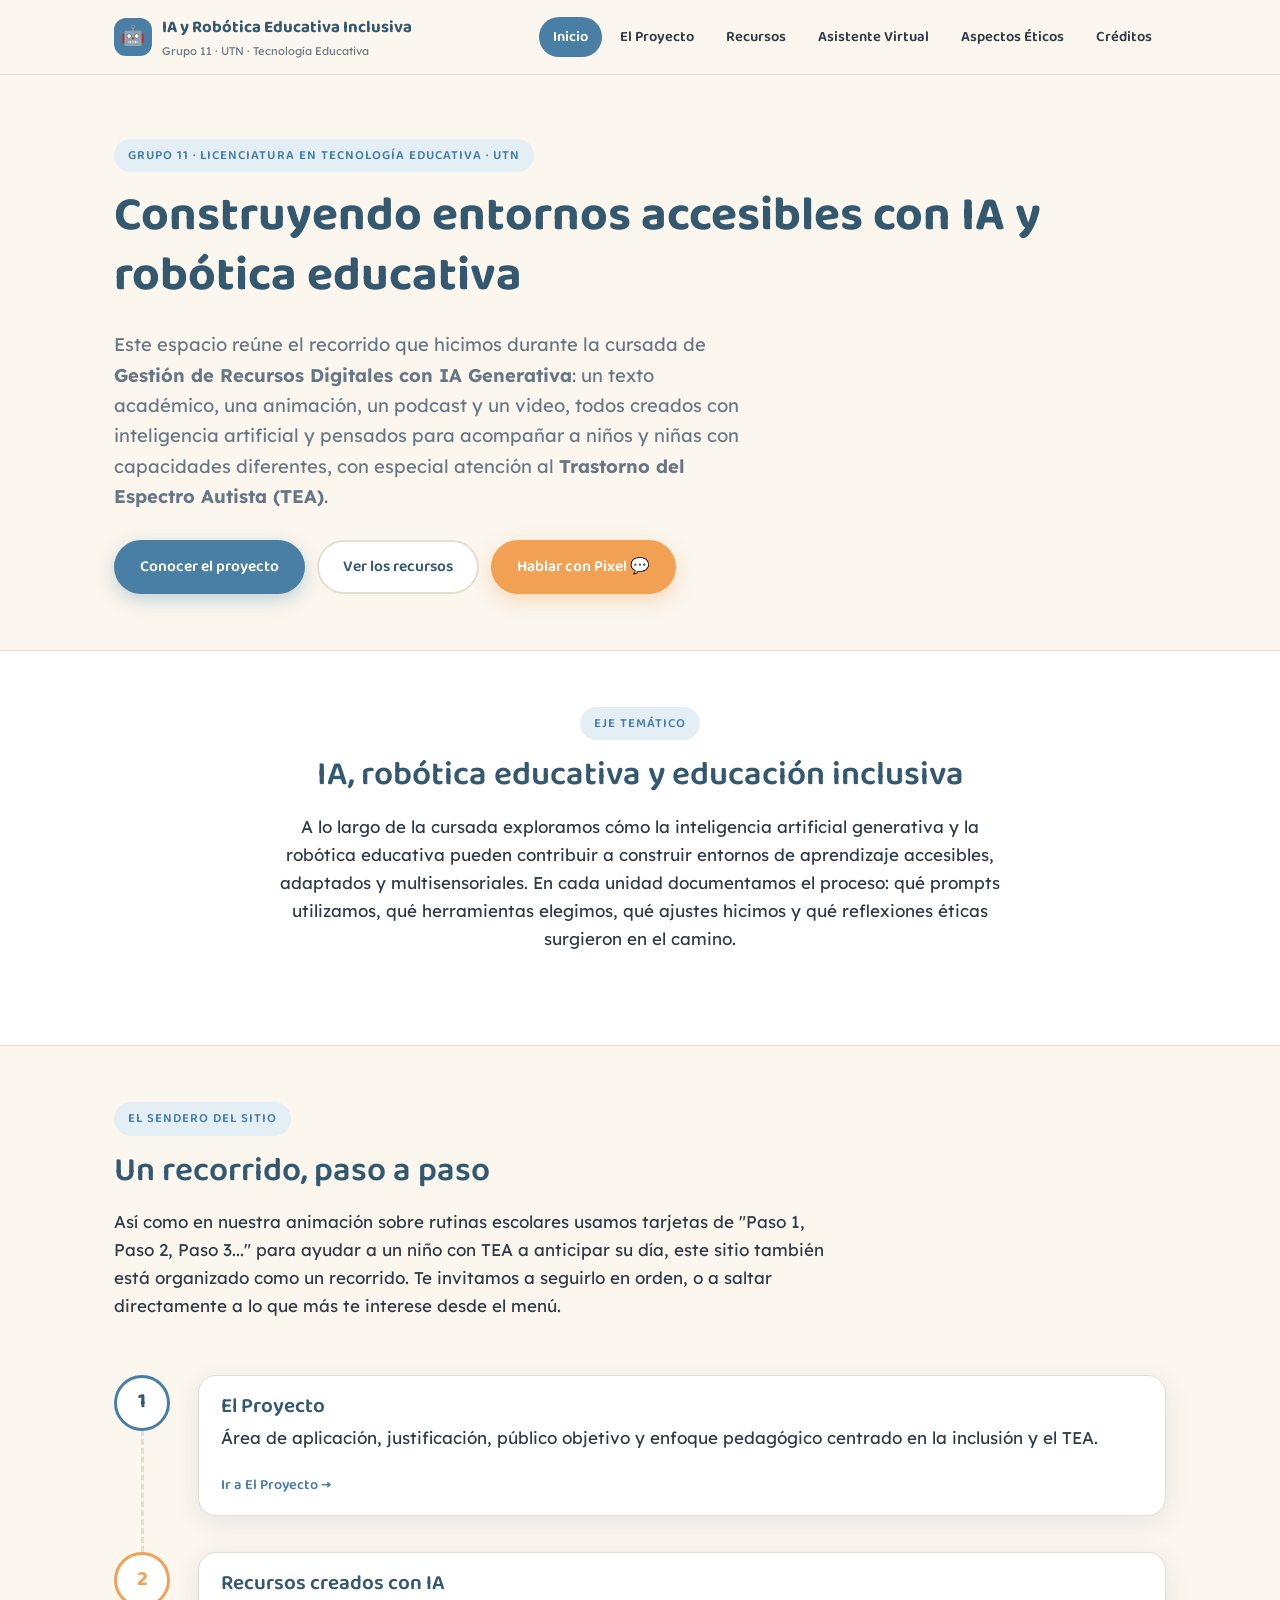
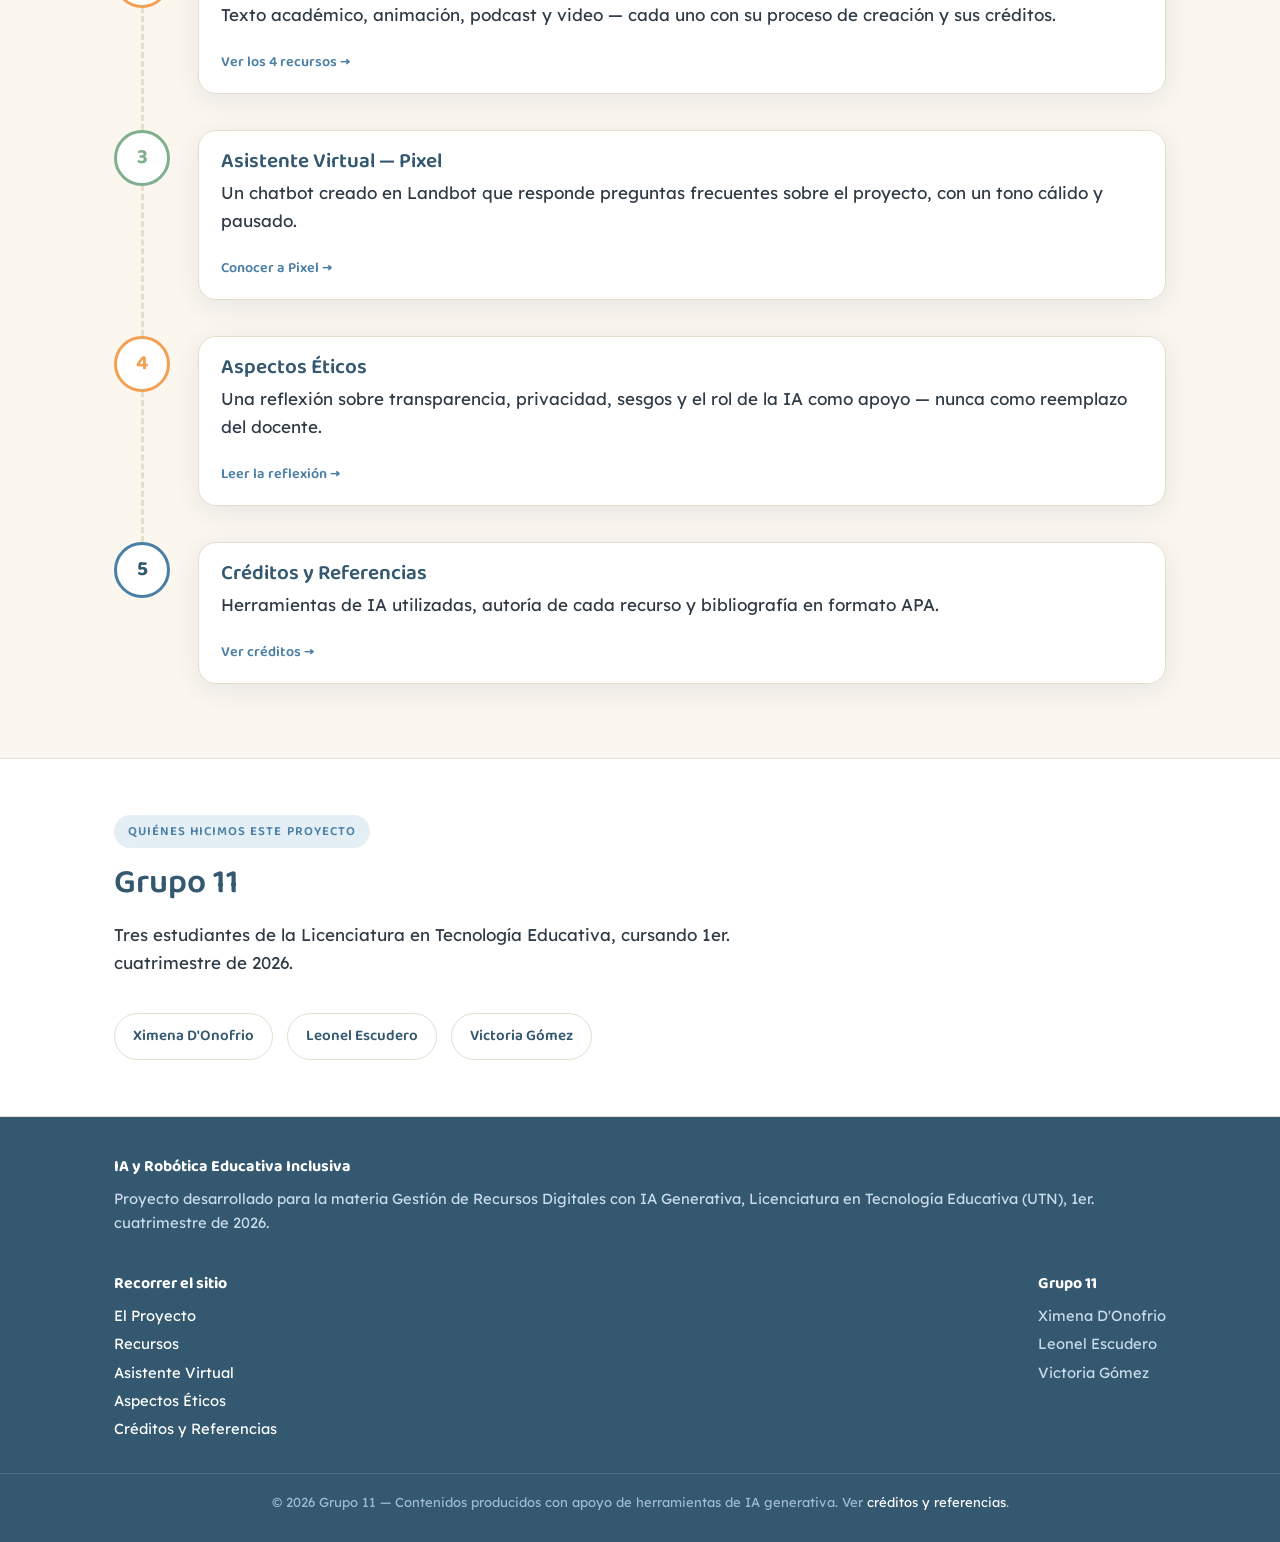
<file: index.html>
<!DOCTYPE html>
<html lang="es">
<head>
  <meta charset="UTF-8">
  <meta name="viewport" content="width=device-width, initial-scale=1.0">
  <title>Inicio · IA y Robótica Educativa Inclusiva</title>
  <meta name="description" content="Proyecto del Grupo 11: IA y robótica educativa para construir entornos accesibles, con foco en inclusión y TEA.">
  <link rel="preconnect" href="https://fonts.googleapis.com">
  <link rel="preconnect" href="https://fonts.gstatic.com" crossorigin>
  <link href="https://fonts.googleapis.com/css2?family=Baloo+2:wght@500;600;700&family=Lexend:wght@300;400;500;600&display=swap" rel="stylesheet">
  <link rel="stylesheet" href="assets/css/style.css">
</head>
<body>
  <header class="site-header">
    <nav class="nav">
      <a href="index.html" class="brand">
        <span class="brand-badge" aria-hidden="true">🤖</span>
        <span>IA y Robótica Educativa Inclusiva
          <small>Grupo 11 · UTN · Tecnología Educativa</small>
        </span>
      </a>
      <button class="nav-toggle" aria-label="Abrir menú de navegación" aria-expanded="false">☰</button>
      <div class="nav-links">
        <a href="index.html" class="active" aria-current="page">Inicio</a>
        <a href="proyecto.html">El Proyecto</a>
        <a href="recursos.html">Recursos</a>
        <a href="asistente.html">Asistente Virtual</a>
        <a href="etica.html">Aspectos Éticos</a>
        <a href="creditos.html">Créditos</a>
      </div>
    </nav>
  </header>

  <main>

    <!-- HERO -->
    <section class="hero">
      <div class="container hero-grid">
        <div>
          <span class="eyebrow">Grupo 11 · Licenciatura en Tecnología Educativa · UTN</span>
          <h1>Construyendo entornos accesibles con IA y robótica educativa</h1>
          <p class="lead">
            Este espacio reúne el recorrido que hicimos durante la cursada de
            <strong>Gestión de Recursos Digitales con IA Generativa</strong>: un texto académico,
            una animación, un podcast y un video, todos creados con inteligencia artificial y
            pensados para acompañar a niños y niñas con capacidades diferentes, con especial
            atención al <strong>Trastorno del Espectro Autista (TEA)</strong>.
          </p>
          <div class="btn-row">
            <a href="proyecto.html" class="btn btn-primary">Conocer el proyecto</a>
            <a href="recursos.html" class="btn btn-ghost">Ver los recursos</a>
            <a href="asistente.html" class="btn btn-sun">Hablar con Pixel 💬</a>
          </div>
        </div>
      </div>
    </section>

    <!-- INTRO -->
    <section class="section section-alt">
      <div class="container">
        <div class="section-head center">
          <span class="eyebrow">Eje temático</span>
          <h2>IA, robótica educativa y educación inclusiva</h2>
          <p>
            A lo largo de la cursada exploramos cómo la inteligencia artificial generativa y la
            robótica educativa pueden contribuir a construir entornos de aprendizaje accesibles,
            adaptados y multisensoriales. En cada unidad documentamos el proceso: qué prompts
            utilizamos, qué herramientas elegimos, qué ajustes hicimos y qué reflexiones éticas
            surgieron en el camino.
          </p>
        </div>
      </div>
    </section>

    <!-- EL SENDERO -->
    <section class="section">
      <div class="container">
        <div class="section-head">
          <span class="eyebrow">El sendero del sitio</span>
          <h2>Un recorrido, paso a paso</h2>
          <p>
            Así como en nuestra animación sobre rutinas escolares usamos tarjetas de
            "Paso 1, Paso 2, Paso 3..." para ayudar a un niño con TEA a anticipar su día, este
            sitio también está organizado como un recorrido. Te invitamos a seguirlo en orden,
            o a saltar directamente a lo que más te interese desde el menú.
          </p>
        </div>

        <div class="sendero">
          <div class="sendero-item">
            <div class="num">1</div>
            <div class="sendero-card">
              <h3>El Proyecto</h3>
              <p>Área de aplicación, justificación, público objetivo y enfoque pedagógico centrado en la inclusión y el TEA.</p>
              <a class="card-link" href="proyecto.html">Ir a El Proyecto →</a>
            </div>
          </div>
          <div class="sendero-item">
            <div class="num">2</div>
            <div class="sendero-card">
              <h3>Recursos creados con IA</h3>
              <p>Texto académico, animación, podcast y video — cada uno con su proceso de creación y sus créditos.</p>
              <a class="card-link" href="recursos.html">Ver los 4 recursos →</a>
            </div>
          </div>
          <div class="sendero-item">
            <div class="num">3</div>
            <div class="sendero-card">
              <h3>Asistente Virtual — Pixel</h3>
              <p>Un chatbot creado en Landbot que responde preguntas frecuentes sobre el proyecto, con un tono cálido y pausado.</p>
              <a class="card-link" href="asistente.html">Conocer a Pixel →</a>
            </div>
          </div>
          <div class="sendero-item">
            <div class="num">4</div>
            <div class="sendero-card">
              <h3>Aspectos Éticos</h3>
              <p>Una reflexión sobre transparencia, privacidad, sesgos y el rol de la IA como apoyo — nunca como reemplazo del docente.</p>
              <a class="card-link" href="etica.html">Leer la reflexión →</a>
            </div>
          </div>
          <div class="sendero-item">
            <div class="num">5</div>
            <div class="sendero-card">
              <h3>Créditos y Referencias</h3>
              <p>Herramientas de IA utilizadas, autoría de cada recurso y bibliografía en formato APA.</p>
              <a class="card-link" href="creditos.html">Ver créditos →</a>
            </div>
          </div>
        </div>
      </div>
    </section>

    <!-- TEAM -->
    <section class="section section-alt">
      <div class="container">
        <div class="section-head">
          <span class="eyebrow">Quiénes hicimos este proyecto</span>
          <h2>Grupo 11</h2>
          <p>Tres estudiantes de la Licenciatura en Tecnología Educativa, cursando 1er. cuatrimestre de 2026.</p>
        </div>
        <div class="team-list">
          <span class="team-pill">Ximena D'Onofrio</span>
          <span class="team-pill">Leonel Escudero</span>
          <span class="team-pill">Victoria Gómez</span>
        </div>
      </div>
    </section>

  </main>

  <footer class="site-footer">
    <div class="container">
      <div class="footer-col">
        <h4>IA y Robótica Educativa Inclusiva</h4>
        <p>Proyecto desarrollado para la materia Gestión de Recursos Digitales con IA Generativa, Licenciatura en Tecnología Educativa (UTN), 1er. cuatrimestre de 2026.</p>
      </div>
      <div class="footer-col">
        <h4>Recorrer el sitio</h4>
        <ul>
          <li><a href="proyecto.html">El Proyecto</a></li>
          <li><a href="recursos.html">Recursos</a></li>
          <li><a href="asistente.html">Asistente Virtual</a></li>
          <li><a href="etica.html">Aspectos Éticos</a></li>
          <li><a href="creditos.html">Créditos y Referencias</a></li>
        </ul>
      </div>
      <div class="footer-col">
        <h4>Grupo 11</h4>
        <ul>
          <li>Ximena D'Onofrio</li>
          <li>Leonel Escudero</li>
          <li>Victoria Gómez</li>
        </ul>
      </div>
    </div>
    <div class="footer-bottom">
      © 2026 Grupo 11 — Contenidos producidos con apoyo de herramientas de IA generativa. Ver <a href="creditos.html">créditos y referencias</a>.
    </div>
  </footer>

  <!-- LANDBOT EMBED — Pixel, asistente virtual -->
  <script>
    window.addEventListener("mouseover", function initLandbot() {
      window.removeEventListener("mouseover", initLandbot, { once: true });
      var s = document.createElement("script");
      s.type = "text/javascript";
      s.async = true;
      s.addEventListener("load", function() {
        var myLandbot = new Landbot.Popup({
          configUrl: "https://storage.googleapis.com/landbot.online/v3/H-3460765-9A3RFW6H8RPKYJ37/index.json",
        });
      });
      s.src = "https://cdn.landbot.io/landbot-3/landbot-3.0.0.js";
      var x = document.getElementsByTagName("script")[0];
      x.parentNode.insertBefore(s, x);
    }, { once: true });
  </script>

  <script src="assets/js/main.js"></script>

</body>
</html>
</file>
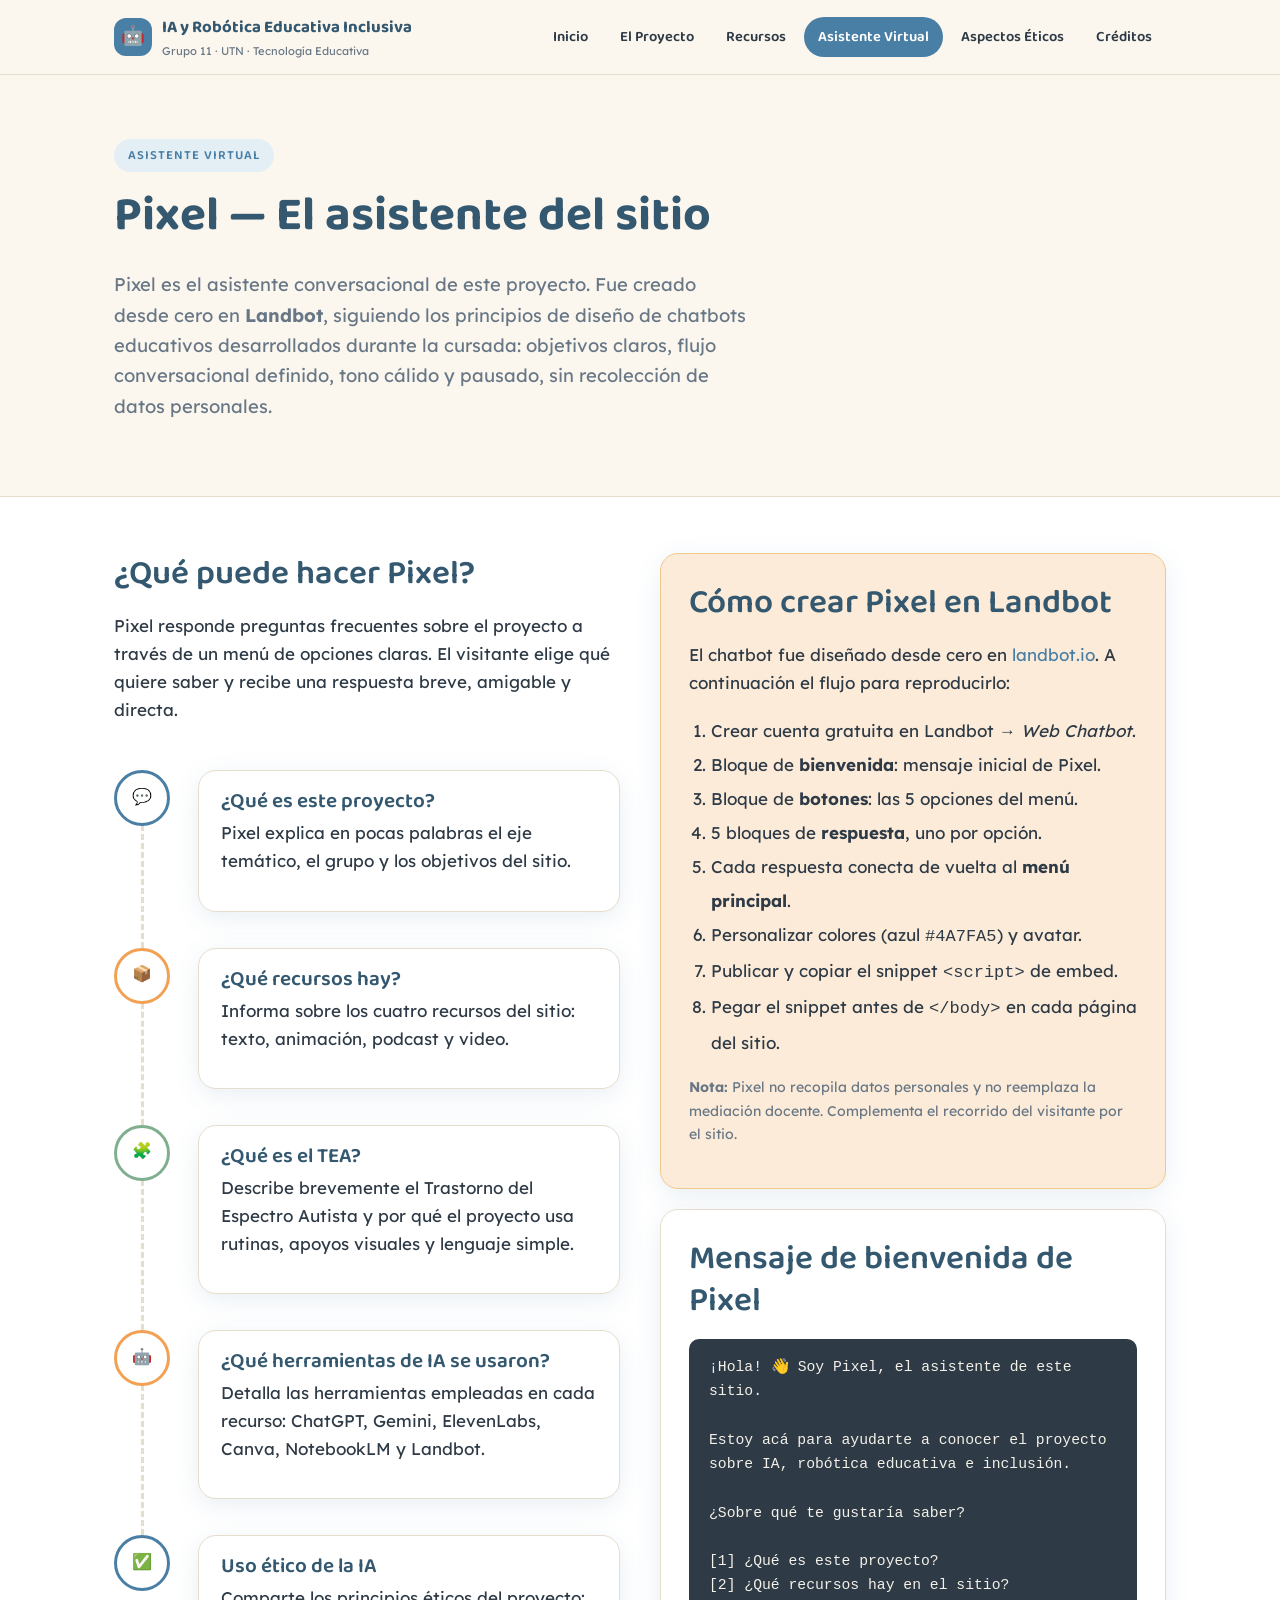
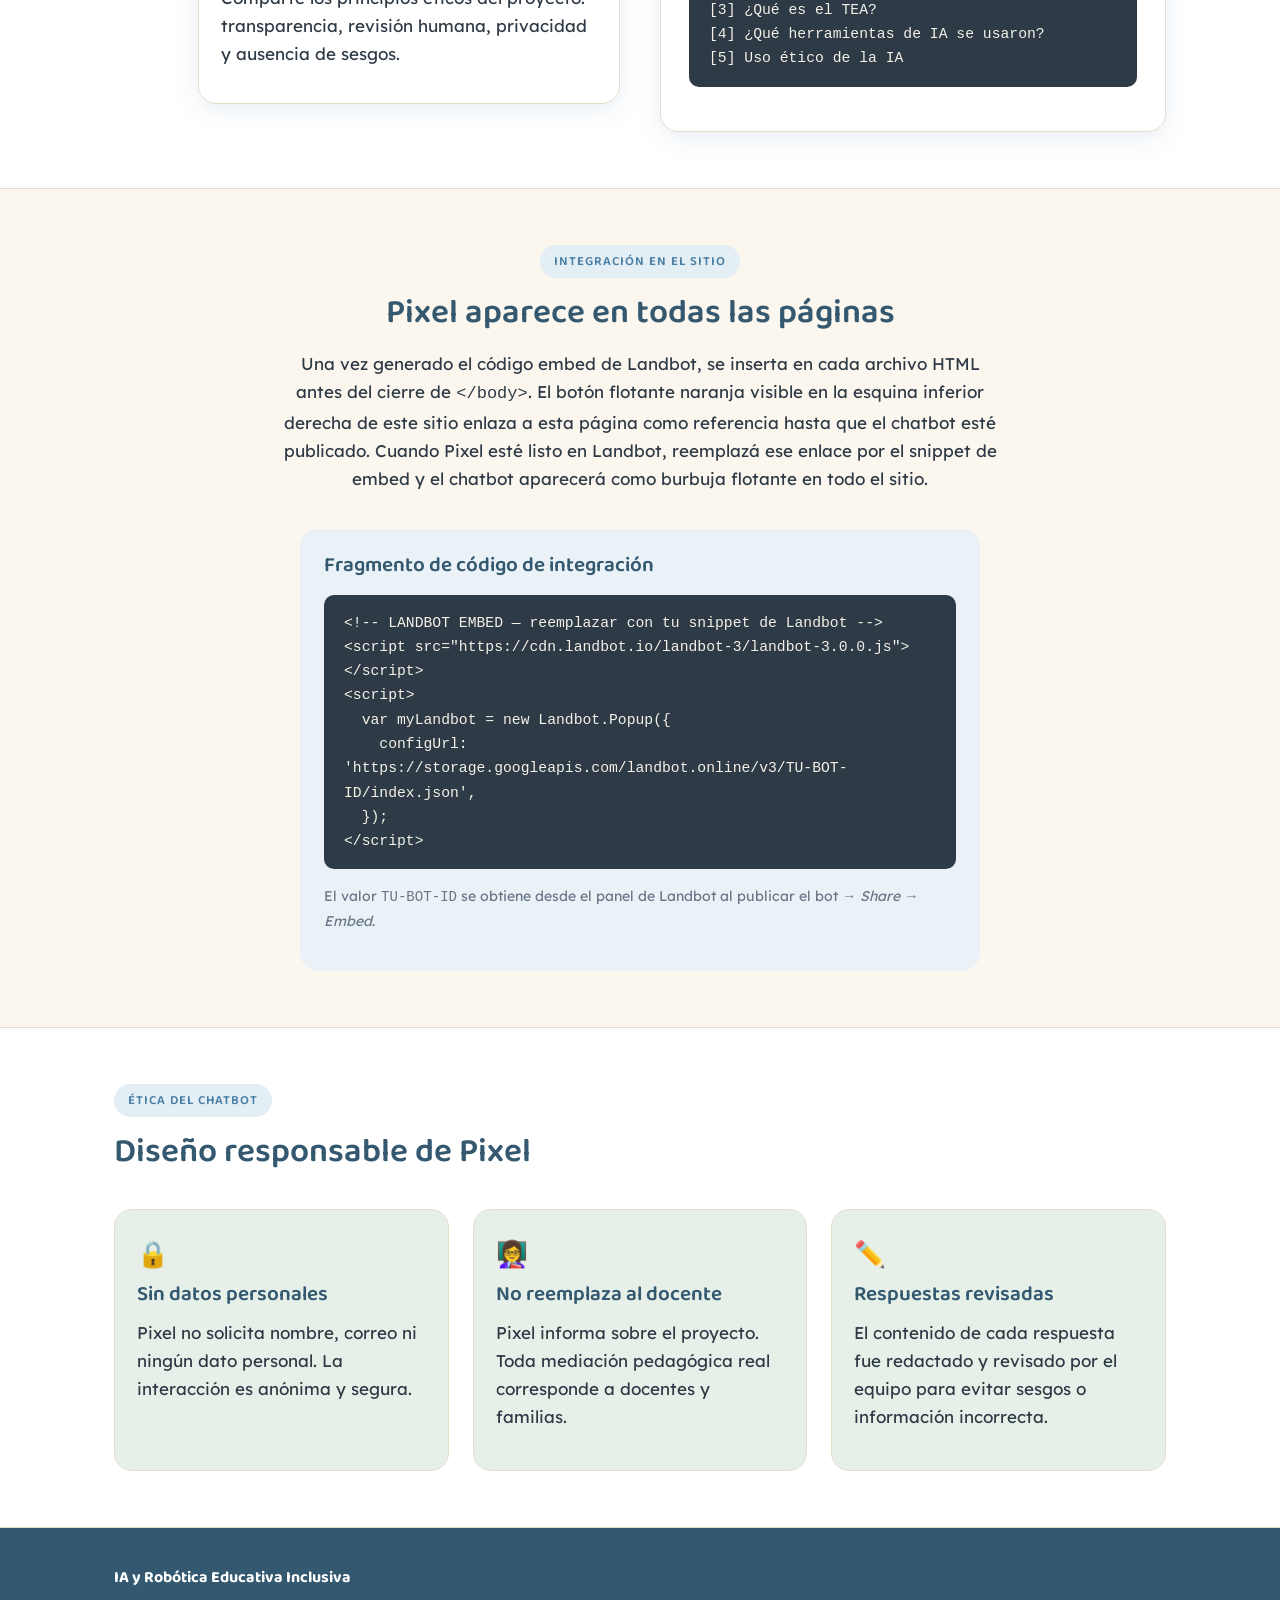
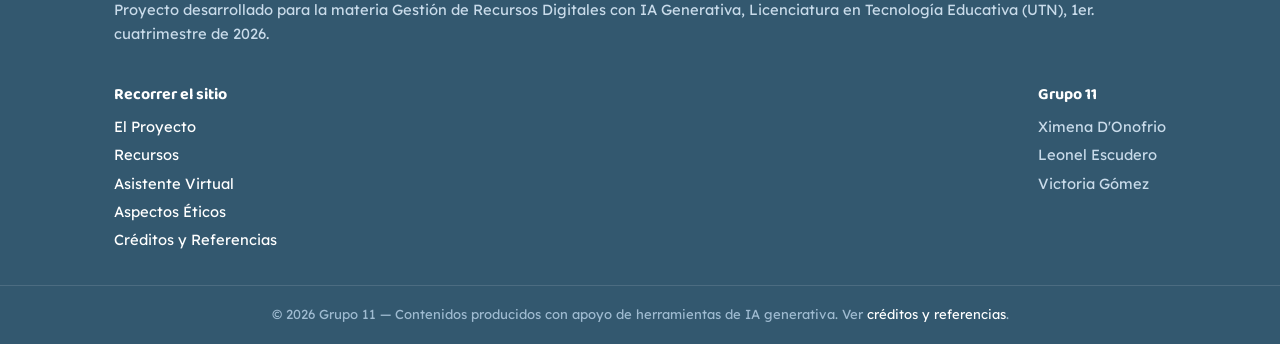
<file: asistente.html>
<!DOCTYPE html>
<html lang="es">
<head>
  <meta charset="UTF-8">
  <meta name="viewport" content="width=device-width, initial-scale=1.0">
  <title>Asistente Virtual · IA y Robótica Educativa Inclusiva</title>
  <meta name="description" content="Pixel, el asistente conversacional del proyecto, creado en Landbot. Responde preguntas sobre IA, robótica educativa e inclusión.">
  <link rel="preconnect" href="https://fonts.googleapis.com">
  <link rel="preconnect" href="https://fonts.gstatic.com" crossorigin>
  <link href="https://fonts.googleapis.com/css2?family=Baloo+2:wght@500;600;700&family=Lexend:wght@300;400;500;600&display=swap" rel="stylesheet">
  <link rel="stylesheet" href="assets/css/style.css">
</head>
<body>
  <header class="site-header">
    <nav class="nav">
      <a href="index.html" class="brand">
        <span class="brand-badge" aria-hidden="true">🤖</span>
        <span>IA y Robótica Educativa Inclusiva
          <small>Grupo 11 · UTN · Tecnología Educativa</small>
        </span>
      </a>
      <button class="nav-toggle" aria-label="Abrir menú de navegación" aria-expanded="false">☰</button>
      <div class="nav-links">
        <a href="index.html">Inicio</a>
        <a href="proyecto.html">El Proyecto</a>
        <a href="recursos.html">Recursos</a>
        <a href="asistente.html" class="active" aria-current="page">Asistente Virtual</a>
        <a href="etica.html">Aspectos Éticos</a>
        <a href="creditos.html">Créditos</a>
      </div>
    </nav>
  </header>

  <main>

    <section class="hero">
      <div class="container">
        <span class="eyebrow">Asistente Virtual</span>
        <h1>Pixel — El asistente del sitio</h1>
        <p class="lead">
          Pixel es el asistente conversacional de este proyecto. Fue creado desde cero en
          <strong>Landbot</strong>, siguiendo los principios de diseño de chatbots educativos
          desarrollados durante la cursada: objetivos claros, flujo conversacional definido,
          tono cálido y pausado, sin recolección de datos personales.
        </p>
      </div>
    </section>

    <section class="section section-alt">
      <div class="container grid grid-2" style="gap:40px;align-items:start;">
        <div>
          <h2>¿Qué puede hacer Pixel?</h2>
          <p>
            Pixel responde preguntas frecuentes sobre el proyecto a través de un menú
            de opciones claras. El visitante elige qué quiere saber y recibe una respuesta
            breve, amigable y directa.
          </p>

          <div class="sendero" style="margin-top:28px;">
            <div class="sendero-item">
              <div class="num" style="font-size:1rem;">💬</div>
              <div class="sendero-card">
                <h3>¿Qué es este proyecto?</h3>
                <p>Pixel explica en pocas palabras el eje temático, el grupo y los objetivos del sitio.</p>
              </div>
            </div>
            <div class="sendero-item">
              <div class="num" style="font-size:1rem;">📦</div>
              <div class="sendero-card">
                <h3>¿Qué recursos hay?</h3>
                <p>Informa sobre los cuatro recursos del sitio: texto, animación, podcast y video.</p>
              </div>
            </div>
            <div class="sendero-item">
              <div class="num" style="font-size:1rem;">🧩</div>
              <div class="sendero-card">
                <h3>¿Qué es el TEA?</h3>
                <p>Describe brevemente el Trastorno del Espectro Autista y por qué el proyecto
                usa rutinas, apoyos visuales y lenguaje simple.</p>
              </div>
            </div>
            <div class="sendero-item">
              <div class="num" style="font-size:1rem;">🤖</div>
              <div class="sendero-card">
                <h3>¿Qué herramientas de IA se usaron?</h3>
                <p>Detalla las herramientas empleadas en cada recurso: ChatGPT, Gemini, ElevenLabs, Canva, NotebookLM y Landbot.</p>
              </div>
            </div>
            <div class="sendero-item">
              <div class="num" style="font-size:1rem;">✅</div>
              <div class="sendero-card">
                <h3>Uso ético de la IA</h3>
                <p>Comparte los principios éticos del proyecto: transparencia, revisión humana, privacidad y ausencia de sesgos.</p>
              </div>
            </div>
          </div>
        </div>

        <div>
          <div class="card" style="background:var(--sun-tint);border-color:#f2c98a;">
            <h2>Cómo crear Pixel en Landbot</h2>
            <p>El chatbot fue diseñado desde cero en <a href="https://landbot.io" target="_blank" rel="noopener">landbot.io</a>. A continuación el flujo para reproducirlo:</p>
            <ol style="padding-left:1.3em;margin:16px 0;line-height:2;">
              <li>Crear cuenta gratuita en Landbot → <em>Web Chatbot</em>.</li>
              <li>Bloque de <strong>bienvenida</strong>: mensaje inicial de Pixel.</li>
              <li>Bloque de <strong>botones</strong>: las 5 opciones del menú.</li>
              <li>5 bloques de <strong>respuesta</strong>, uno por opción.</li>
              <li>Cada respuesta conecta de vuelta al <strong>menú principal</strong>.</li>
              <li>Personalizar colores (azul <code>#4A7FA5</code>) y avatar.</li>
              <li>Publicar y copiar el snippet <code>&lt;script&gt;</code> de embed.</li>
              <li>Pegar el snippet antes de <code>&lt;/body&gt;</code> en cada página del sitio.</li>
            </ol>
            <p class="small"><strong>Nota:</strong> Pixel no recopila datos personales y no reemplaza la mediación docente. Complementa el recorrido del visitante por el sitio.</p>
          </div>

          <div class="card" style="margin-top:20px;">
            <h2>Mensaje de bienvenida de Pixel</h2>
            <div class="prompt-box">¡Hola! 👋 Soy Pixel, el asistente de este sitio.

Estoy acá para ayudarte a conocer el proyecto sobre IA, robótica educativa e inclusión.

¿Sobre qué te gustaría saber?

[1] ¿Qué es este proyecto?
[2] ¿Qué recursos hay en el sitio?
[3] ¿Qué es el TEA?
[4] ¿Qué herramientas de IA se usaron?
[5] Uso ético de la IA</div>
          </div>
        </div>
      </div>
    </section>

    <section class="section">
      <div class="container">
        <div class="section-head center">
          <span class="eyebrow">Integración en el sitio</span>
          <h2>Pixel aparece en todas las páginas</h2>
          <p>
            Una vez generado el código embed de Landbot, se inserta en cada archivo HTML antes
            del cierre de <code>&lt;/body&gt;</code>. El botón flotante naranja visible en la
            esquina inferior derecha de este sitio enlaza a esta página como referencia hasta
            que el chatbot esté publicado. Cuando Pixel esté listo en Landbot, reemplazá ese
            enlace por el snippet de embed y el chatbot aparecerá como burbuja flotante en todo
            el sitio.
          </p>
        </div>
        <div class="card-flat" style="max-width:680px;margin:0 auto;">
          <h3>Fragmento de código de integración</h3>
          <div class="prompt-box">&lt;!-- LANDBOT EMBED — reemplazar con tu snippet de Landbot --&gt;
&lt;script src="https://cdn.landbot.io/landbot-3/landbot-3.0.0.js"&gt;&lt;/script&gt;
&lt;script&gt;
  var myLandbot = new Landbot.Popup({
    configUrl: 'https://storage.googleapis.com/landbot.online/v3/TU-BOT-ID/index.json',
  });
&lt;/script&gt;</div>
          <p class="small">El valor <code>TU-BOT-ID</code> se obtiene desde el panel de Landbot al publicar el bot → <em>Share → Embed</em>.</p>
        </div>
      </div>
    </section>

    <!-- CONSIDERACIONES ÉTICAS DEL CHATBOT -->
    <section class="section section-alt">
      <div class="container">
        <div class="section-head">
          <span class="eyebrow">Ética del chatbot</span>
          <h2>Diseño responsable de Pixel</h2>
        </div>
        <div class="grid grid-3">
          <div class="ethic-card">
            <span class="emoji">🔒</span>
            <h3>Sin datos personales</h3>
            <p>Pixel no solicita nombre, correo ni ningún dato personal. La interacción es anónima y segura.</p>
          </div>
          <div class="ethic-card">
            <span class="emoji">👩‍🏫</span>
            <h3>No reemplaza al docente</h3>
            <p>Pixel informa sobre el proyecto. Toda mediación pedagógica real corresponde a docentes y familias.</p>
          </div>
          <div class="ethic-card">
            <span class="emoji">✏️</span>
            <h3>Respuestas revisadas</h3>
            <p>El contenido de cada respuesta fue redactado y revisado por el equipo para evitar sesgos o información incorrecta.</p>
          </div>
        </div>
      </div>
    </section>

  </main>

  <footer class="site-footer">
    <div class="container">
      <div class="footer-col">
        <h4>IA y Robótica Educativa Inclusiva</h4>
        <p>Proyecto desarrollado para la materia Gestión de Recursos Digitales con IA Generativa, Licenciatura en Tecnología Educativa (UTN), 1er. cuatrimestre de 2026.</p>
      </div>
      <div class="footer-col">
        <h4>Recorrer el sitio</h4>
        <ul>
          <li><a href="proyecto.html">El Proyecto</a></li>
          <li><a href="recursos.html">Recursos</a></li>
          <li><a href="asistente.html">Asistente Virtual</a></li>
          <li><a href="etica.html">Aspectos Éticos</a></li>
          <li><a href="creditos.html">Créditos y Referencias</a></li>
        </ul>
      </div>
      <div class="footer-col">
        <h4>Grupo 11</h4>
        <ul>
          <li>Ximena D'Onofrio</li>
          <li>Leonel Escudero</li>
          <li>Victoria Gómez</li>
        </ul>
      </div>
    </div>
    <div class="footer-bottom">
      © 2026 Grupo 11 — Contenidos producidos con apoyo de herramientas de IA generativa. Ver <a href="creditos.html">créditos y referencias</a>.
    </div>
  </footer>

  <!-- LANDBOT EMBED — Pixel, asistente virtual -->
  <script>
    window.addEventListener("mouseover", function initLandbot() {
      window.removeEventListener("mouseover", initLandbot, { once: true });
      var s = document.createElement("script");
      s.type = "text/javascript";
      s.async = true;
      s.addEventListener("load", function() {
        var myLandbot = new Landbot.Popup({
          configUrl: "https://storage.googleapis.com/landbot.online/v3/H-3460765-9A3RFW6H8RPKYJ37/index.json",
        });
      });
      s.src = "https://cdn.landbot.io/landbot-3/landbot-3.0.0.js";
      var x = document.getElementsByTagName("script")[0];
      x.parentNode.insertBefore(s, x);
    }, { once: true });
  </script>

  <script src="assets/js/main.js"></script>

</body>
</html>
</file>
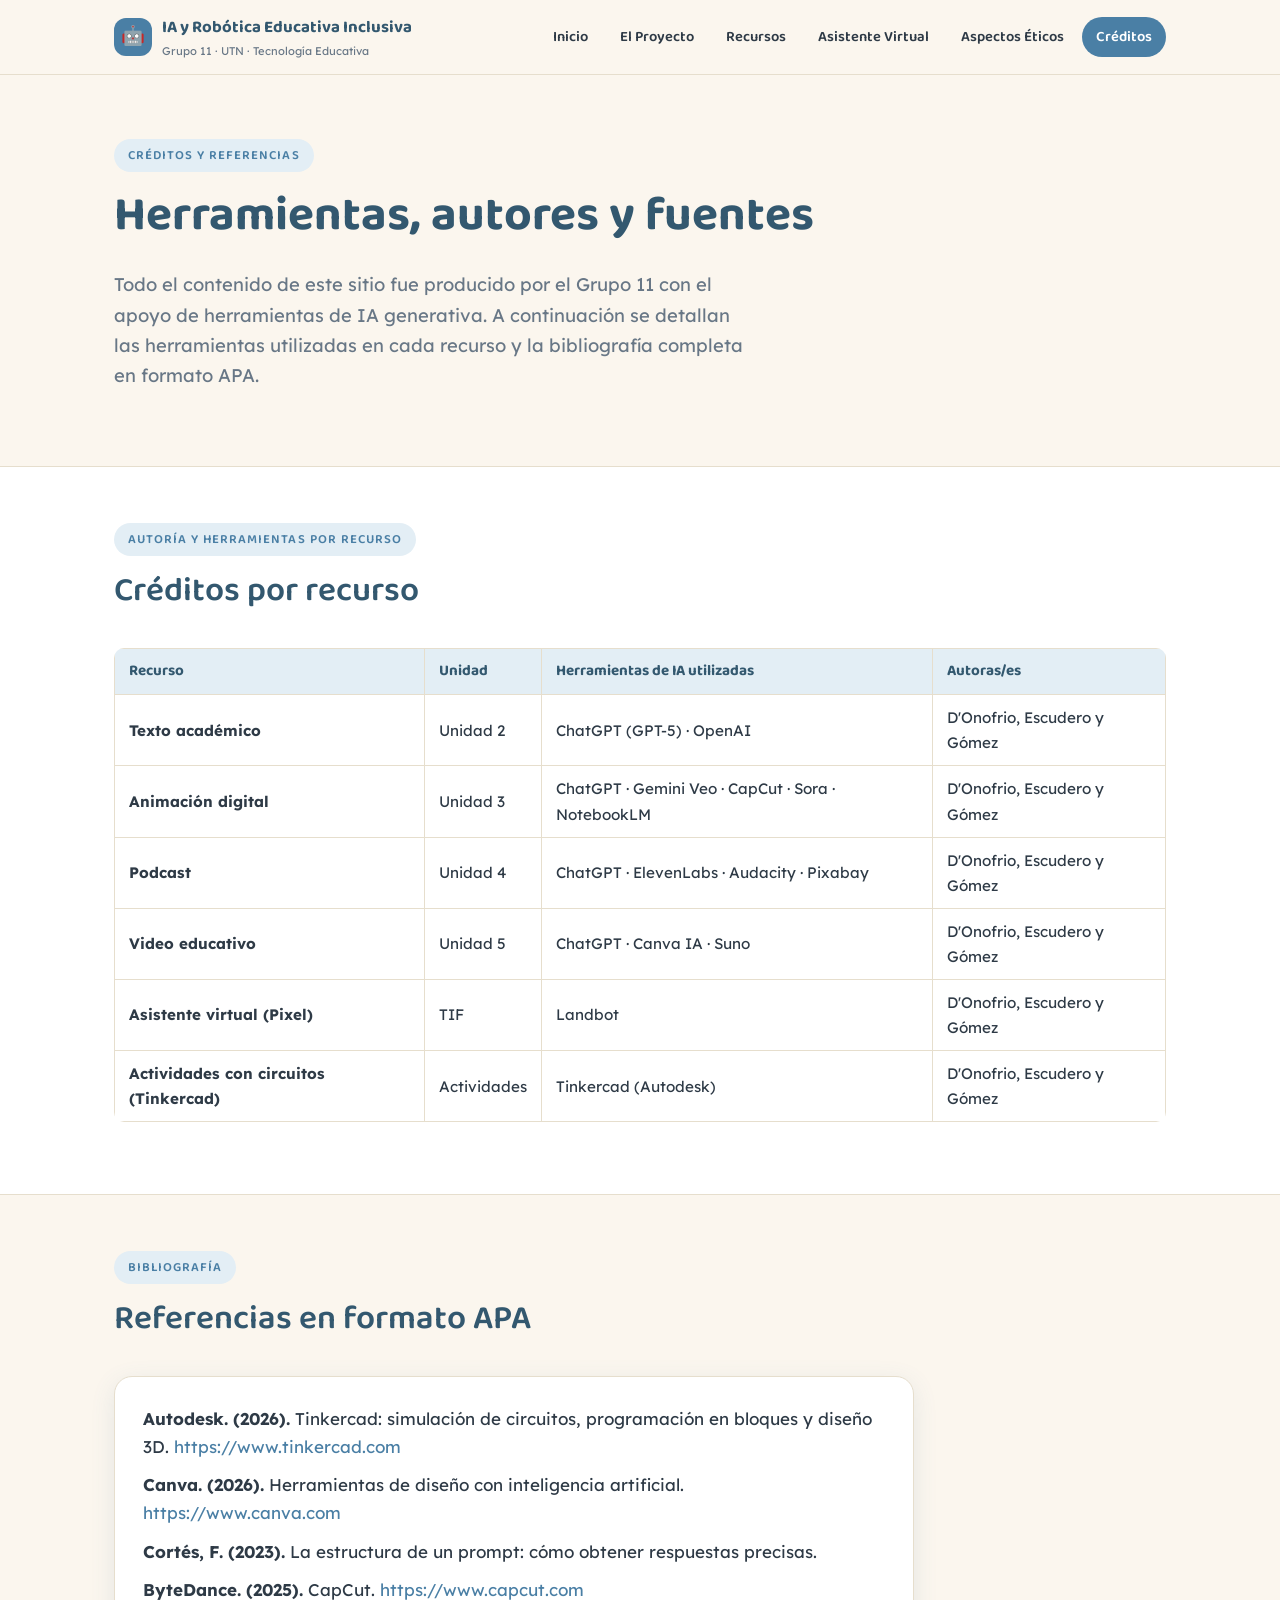
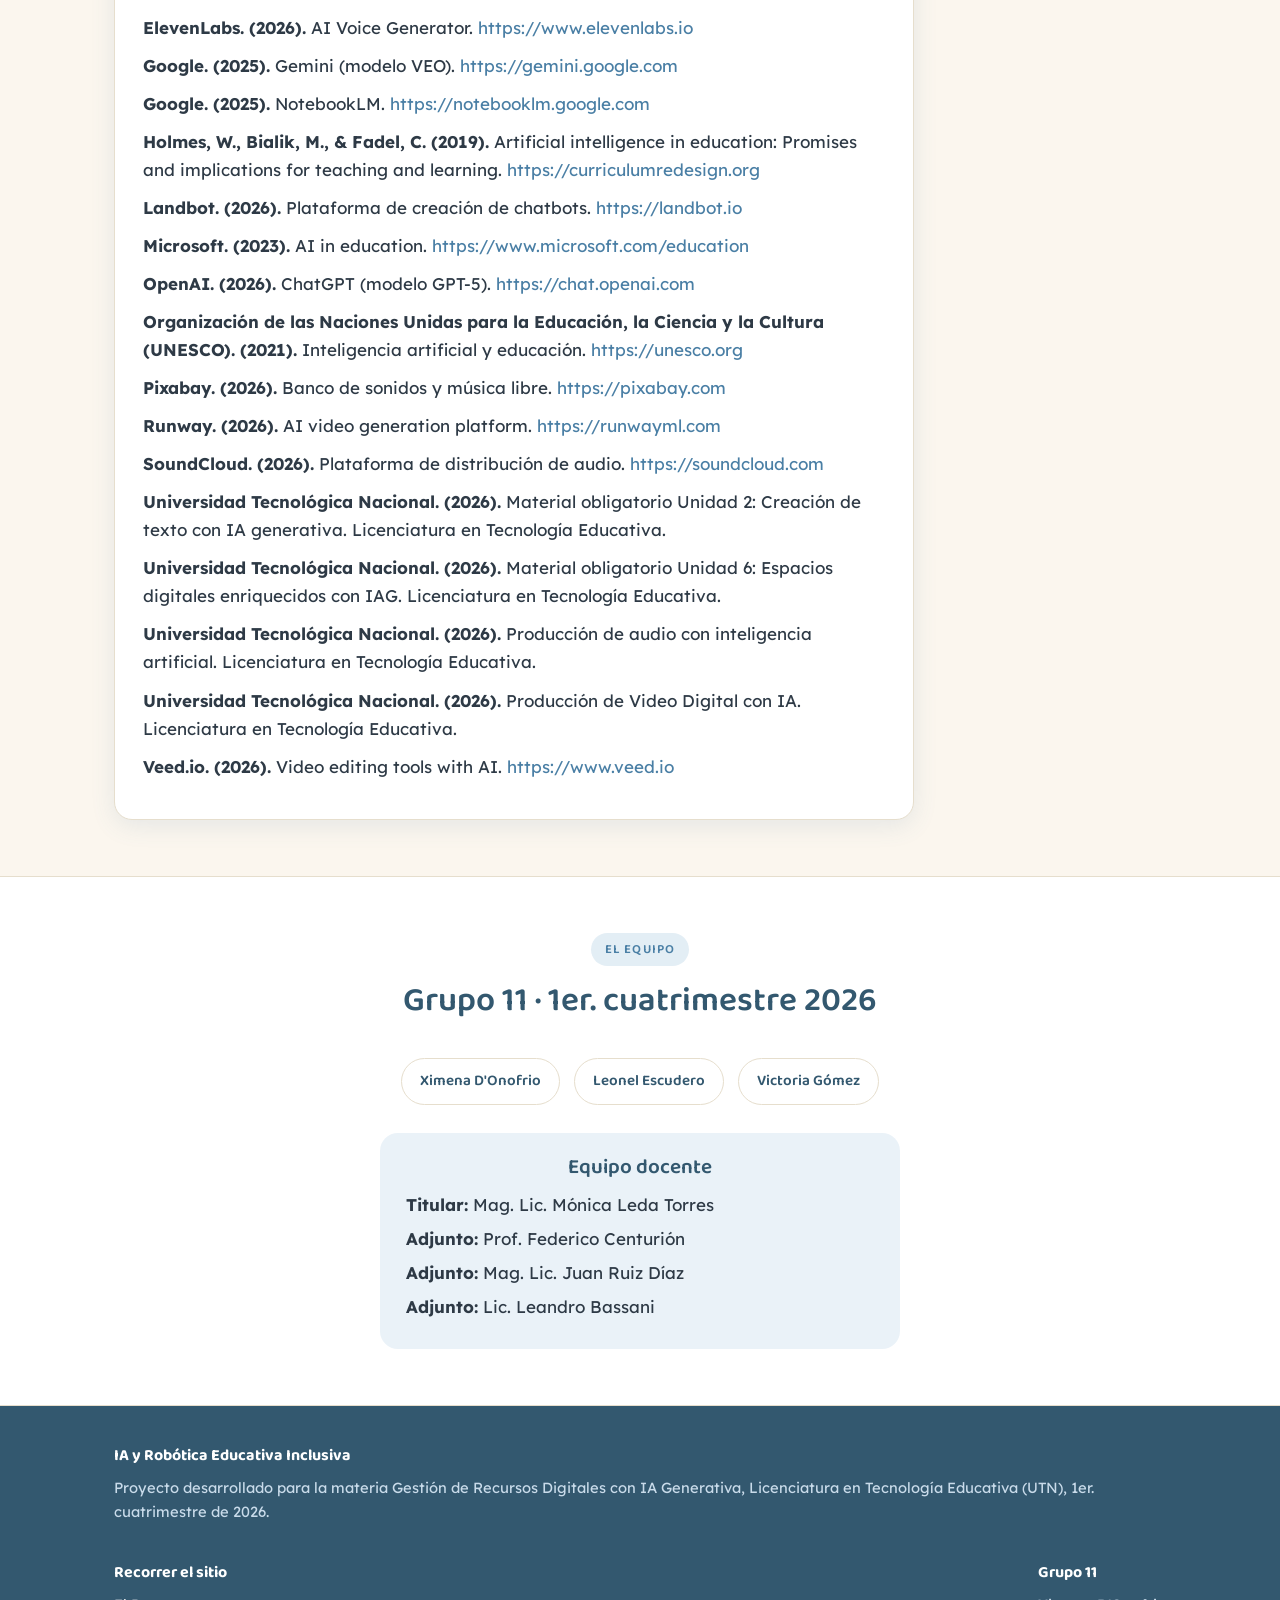
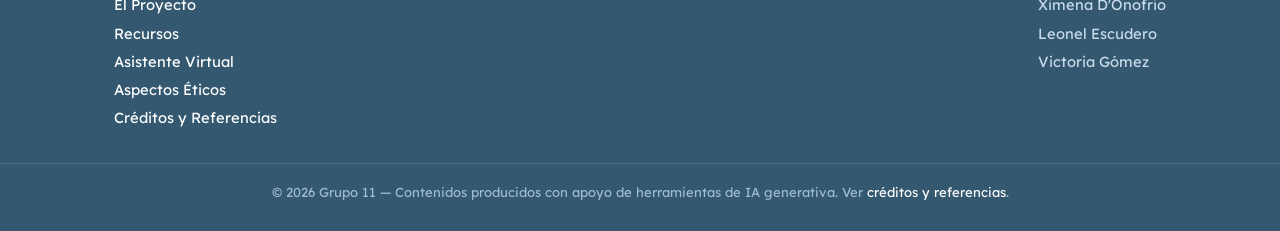
<file: creditos.html>
<!DOCTYPE html>
<html lang="es">
<head>
  <meta charset="UTF-8">
  <meta name="viewport" content="width=device-width, initial-scale=1.0">
  <title>Créditos y Referencias · IA y Robótica Educativa Inclusiva</title>
  <meta name="description" content="Créditos de herramientas de IA, autoría de recursos y bibliografía APA del proyecto del Grupo 11 – Licenciatura en Tecnología Educativa UTN.">
  <link rel="preconnect" href="https://fonts.googleapis.com">
  <link rel="preconnect" href="https://fonts.gstatic.com" crossorigin>
  <link href="https://fonts.googleapis.com/css2?family=Baloo+2:wght@500;600;700&family=Lexend:wght@300;400;500;600&display=swap" rel="stylesheet">
  <link rel="stylesheet" href="assets/css/style.css">
</head>
<body>
  <header class="site-header">
    <nav class="nav">
      <a href="index.html" class="brand">
        <span class="brand-badge" aria-hidden="true">🤖</span>
        <span>IA y Robótica Educativa Inclusiva
          <small>Grupo 11 · UTN · Tecnología Educativa</small>
        </span>
      </a>
      <button class="nav-toggle" aria-label="Abrir menú de navegación" aria-expanded="false">☰</button>
      <div class="nav-links">
        <a href="index.html">Inicio</a>
        <a href="proyecto.html">El Proyecto</a>
        <a href="recursos.html">Recursos</a>
        <a href="asistente.html">Asistente Virtual</a>
        <a href="etica.html">Aspectos Éticos</a>
        <a href="creditos.html" class="active" aria-current="page">Créditos</a>
      </div>
    </nav>
  </header>

  <main>

    <section class="hero">
      <div class="container">
        <span class="eyebrow">Créditos y Referencias</span>
        <h1>Herramientas, autores y fuentes</h1>
        <p class="lead">
          Todo el contenido de este sitio fue producido por el Grupo 11 con el apoyo de
          herramientas de IA generativa. A continuación se detallan las herramientas utilizadas
          en cada recurso y la bibliografía completa en formato APA.
        </p>
      </div>
    </section>

    <section class="section section-alt">
      <div class="container">
        <div class="section-head">
          <span class="eyebrow">Autoría y herramientas por recurso</span>
          <h2>Créditos por recurso</h2>
        </div>
        <table class="styled">
          <thead>
            <tr>
              <th>Recurso</th>
              <th>Unidad</th>
              <th>Herramientas de IA utilizadas</th>
              <th>Autoras/es</th>
            </tr>
          </thead>
          <tbody>
            <tr>
              <td><strong>Texto académico</strong></td>
              <td>Unidad 2</td>
              <td>ChatGPT (GPT-5) · OpenAI</td>
              <td>D'Onofrio, Escudero y Gómez</td>
            </tr>
            <tr>
              <td><strong>Animación digital</strong></td>
              <td>Unidad 3</td>
              <td>ChatGPT · Gemini Veo · CapCut · Sora · NotebookLM</td>
              <td>D'Onofrio, Escudero y Gómez</td>
            </tr>
            <tr>
              <td><strong>Podcast</strong></td>
              <td>Unidad 4</td>
              <td>ChatGPT · ElevenLabs · Audacity · Pixabay</td>
              <td>D'Onofrio, Escudero y Gómez</td>
            </tr>
            <tr>
              <td><strong>Video educativo</strong></td>
              <td>Unidad 5</td>
              <td>ChatGPT · Canva IA · Suno</td>
              <td>D'Onofrio, Escudero y Gómez</td>
            </tr>
            <tr>
              <td><strong>Asistente virtual (Pixel)</strong></td>
              <td>TIF</td>
              <td>Landbot</td>
              <td>D'Onofrio, Escudero y Gómez</td>
            </tr>
            <tr>
              <td><strong>Actividades con circuitos (Tinkercad)</strong></td>
              <td>Actividades</td>
              <td>Tinkercad (Autodesk)</td>
              <td>D'Onofrio, Escudero y Gómez</td>
            </tr>
          </tbody>
        </table>
      </div>
    </section>

    <section class="section">
      <div class="container">
        <div class="section-head">
          <span class="eyebrow">Bibliografía</span>
          <h2>Referencias en formato APA</h2>
        </div>
        <div class="card" style="max-width:800px;">
          <ul style="list-style:none;padding:0;margin:0;">
            <li style="margin-bottom:10px;"><strong>Autodesk. (2026).</strong> Tinkercad: simulación de circuitos, programación en bloques y diseño 3D. <a href="https://www.tinkercad.com" target="_blank" rel="noopener">https://www.tinkercad.com</a></li>
            <li style="margin-bottom:10px;"><strong>Canva. (2026).</strong> Herramientas de diseño con inteligencia artificial. <a href="https://www.canva.com" target="_blank" rel="noopener">https://www.canva.com</a></li>
            <li style="margin-bottom:10px;"><strong>Cortés, F. (2023).</strong> La estructura de un prompt: cómo obtener respuestas precisas.</li>
            <li style="margin-bottom:10px;"><strong>ByteDance. (2025).</strong> CapCut. <a href="https://www.capcut.com" target="_blank" rel="noopener">https://www.capcut.com</a></li>
            <li style="margin-bottom:10px;"><strong>ElevenLabs. (2026).</strong> AI Voice Generator. <a href="https://www.elevenlabs.io" target="_blank" rel="noopener">https://www.elevenlabs.io</a></li>
            <li style="margin-bottom:10px;"><strong>Google. (2025).</strong> Gemini (modelo VEO). <a href="https://gemini.google.com" target="_blank" rel="noopener">https://gemini.google.com</a></li>
            <li style="margin-bottom:10px;"><strong>Google. (2025).</strong> NotebookLM. <a href="https://notebooklm.google.com" target="_blank" rel="noopener">https://notebooklm.google.com</a></li>
            <li style="margin-bottom:10px;"><strong>Holmes, W., Bialik, M., & Fadel, C. (2019).</strong> Artificial intelligence in education: Promises and implications for teaching and learning. <a href="https://curriculumredesign.org" target="_blank" rel="noopener">https://curriculumredesign.org</a></li>
            <li style="margin-bottom:10px;"><strong>Landbot. (2026).</strong> Plataforma de creación de chatbots. <a href="https://landbot.io" target="_blank" rel="noopener">https://landbot.io</a></li>
            <li style="margin-bottom:10px;"><strong>Microsoft. (2023).</strong> AI in education. <a href="https://www.microsoft.com/education" target="_blank" rel="noopener">https://www.microsoft.com/education</a></li>
            <li style="margin-bottom:10px;"><strong>OpenAI. (2026).</strong> ChatGPT (modelo GPT-5). <a href="https://chat.openai.com" target="_blank" rel="noopener">https://chat.openai.com</a></li>
            <li style="margin-bottom:10px;"><strong>Organización de las Naciones Unidas para la Educación, la Ciencia y la Cultura (UNESCO). (2021).</strong> Inteligencia artificial y educación. <a href="https://unesco.org" target="_blank" rel="noopener">https://unesco.org</a></li>
            <li style="margin-bottom:10px;"><strong>Pixabay. (2026).</strong> Banco de sonidos y música libre. <a href="https://pixabay.com" target="_blank" rel="noopener">https://pixabay.com</a></li>
            <li style="margin-bottom:10px;"><strong>Runway. (2026).</strong> AI video generation platform. <a href="https://runwayml.com" target="_blank" rel="noopener">https://runwayml.com</a></li>
            <li style="margin-bottom:10px;"><strong>SoundCloud. (2026).</strong> Plataforma de distribución de audio. <a href="https://soundcloud.com" target="_blank" rel="noopener">https://soundcloud.com</a></li>
            <li style="margin-bottom:10px;"><strong>Universidad Tecnológica Nacional. (2026).</strong> Material obligatorio Unidad 2: Creación de texto con IA generativa. Licenciatura en Tecnología Educativa.</li>
            <li style="margin-bottom:10px;"><strong>Universidad Tecnológica Nacional. (2026).</strong> Material obligatorio Unidad 6: Espacios digitales enriquecidos con IAG. Licenciatura en Tecnología Educativa.</li>
            <li style="margin-bottom:10px;"><strong>Universidad Tecnológica Nacional. (2026).</strong> Producción de audio con inteligencia artificial. Licenciatura en Tecnología Educativa.</li>
            <li style="margin-bottom:10px;"><strong>Universidad Tecnológica Nacional. (2026).</strong> Producción de Video Digital con IA. Licenciatura en Tecnología Educativa.</li>
            <li style="margin-bottom:10px;"><strong>Veed.io. (2026).</strong> Video editing tools with AI. <a href="https://www.veed.io" target="_blank" rel="noopener">https://www.veed.io</a></li>
          </ul>
        </div>
      </div>
    </section>

    <section class="section section-alt">
      <div class="container">
        <div class="section-head center">
          <span class="eyebrow">El equipo</span>
          <h2>Grupo 11 · 1er. cuatrimestre 2026</h2>
        </div>
        <div class="team-list" style="justify-content:center;">
          <span class="team-pill">Ximena D'Onofrio</span>
          <span class="team-pill">Leonel Escudero</span>
          <span class="team-pill">Victoria Gómez</span>
        </div>
        <div style="margin-top:28px;text-align:center;">
          <div class="credit-box" style="max-width:520px;margin:0 auto;">
            <h3>Equipo docente</h3>
            <ul style="list-style:none;padding:0;margin:0;text-align:left;">
              <li><strong>Titular:</strong> Mag. Lic. Mónica Leda Torres</li>
              <li><strong>Adjunto:</strong> Prof. Federico Centurión</li>
              <li><strong>Adjunto:</strong> Mag. Lic. Juan Ruiz Díaz</li>
              <li><strong>Adjunto:</strong> Lic. Leandro Bassani</li>
            </ul>
          </div>
        </div>
      </div>
    </section>

  </main>

  <footer class="site-footer">
    <div class="container">
      <div class="footer-col">
        <h4>IA y Robótica Educativa Inclusiva</h4>
        <p>Proyecto desarrollado para la materia Gestión de Recursos Digitales con IA Generativa, Licenciatura en Tecnología Educativa (UTN), 1er. cuatrimestre de 2026.</p>
      </div>
      <div class="footer-col">
        <h4>Recorrer el sitio</h4>
        <ul>
          <li><a href="proyecto.html">El Proyecto</a></li>
          <li><a href="recursos.html">Recursos</a></li>
          <li><a href="asistente.html">Asistente Virtual</a></li>
          <li><a href="etica.html">Aspectos Éticos</a></li>
          <li><a href="creditos.html">Créditos y Referencias</a></li>
        </ul>
      </div>
      <div class="footer-col">
        <h4>Grupo 11</h4>
        <ul>
          <li>Ximena D'Onofrio</li>
          <li>Leonel Escudero</li>
          <li>Victoria Gómez</li>
        </ul>
      </div>
    </div>
    <div class="footer-bottom">
      © 2026 Grupo 11 — Contenidos producidos con apoyo de herramientas de IA generativa. Ver <a href="creditos.html">créditos y referencias</a>.
    </div>
  </footer>

  <!-- LANDBOT EMBED — Pixel, asistente virtual -->
  <script>
    window.addEventListener("mouseover", function initLandbot() {
      window.removeEventListener("mouseover", initLandbot, { once: true });
      var s = document.createElement("script");
      s.type = "text/javascript";
      s.async = true;
      s.addEventListener("load", function() {
        var myLandbot = new Landbot.Popup({
          configUrl: "https://storage.googleapis.com/landbot.online/v3/H-3460765-9A3RFW6H8RPKYJ37/index.json",
        });
      });
      s.src = "https://cdn.landbot.io/landbot-3/landbot-3.0.0.js";
      var x = document.getElementsByTagName("script")[0];
      x.parentNode.insertBefore(s, x);
    }, { once: true });
  </script>

  <script src="assets/js/main.js"></script>

</body>
</html>
</file>
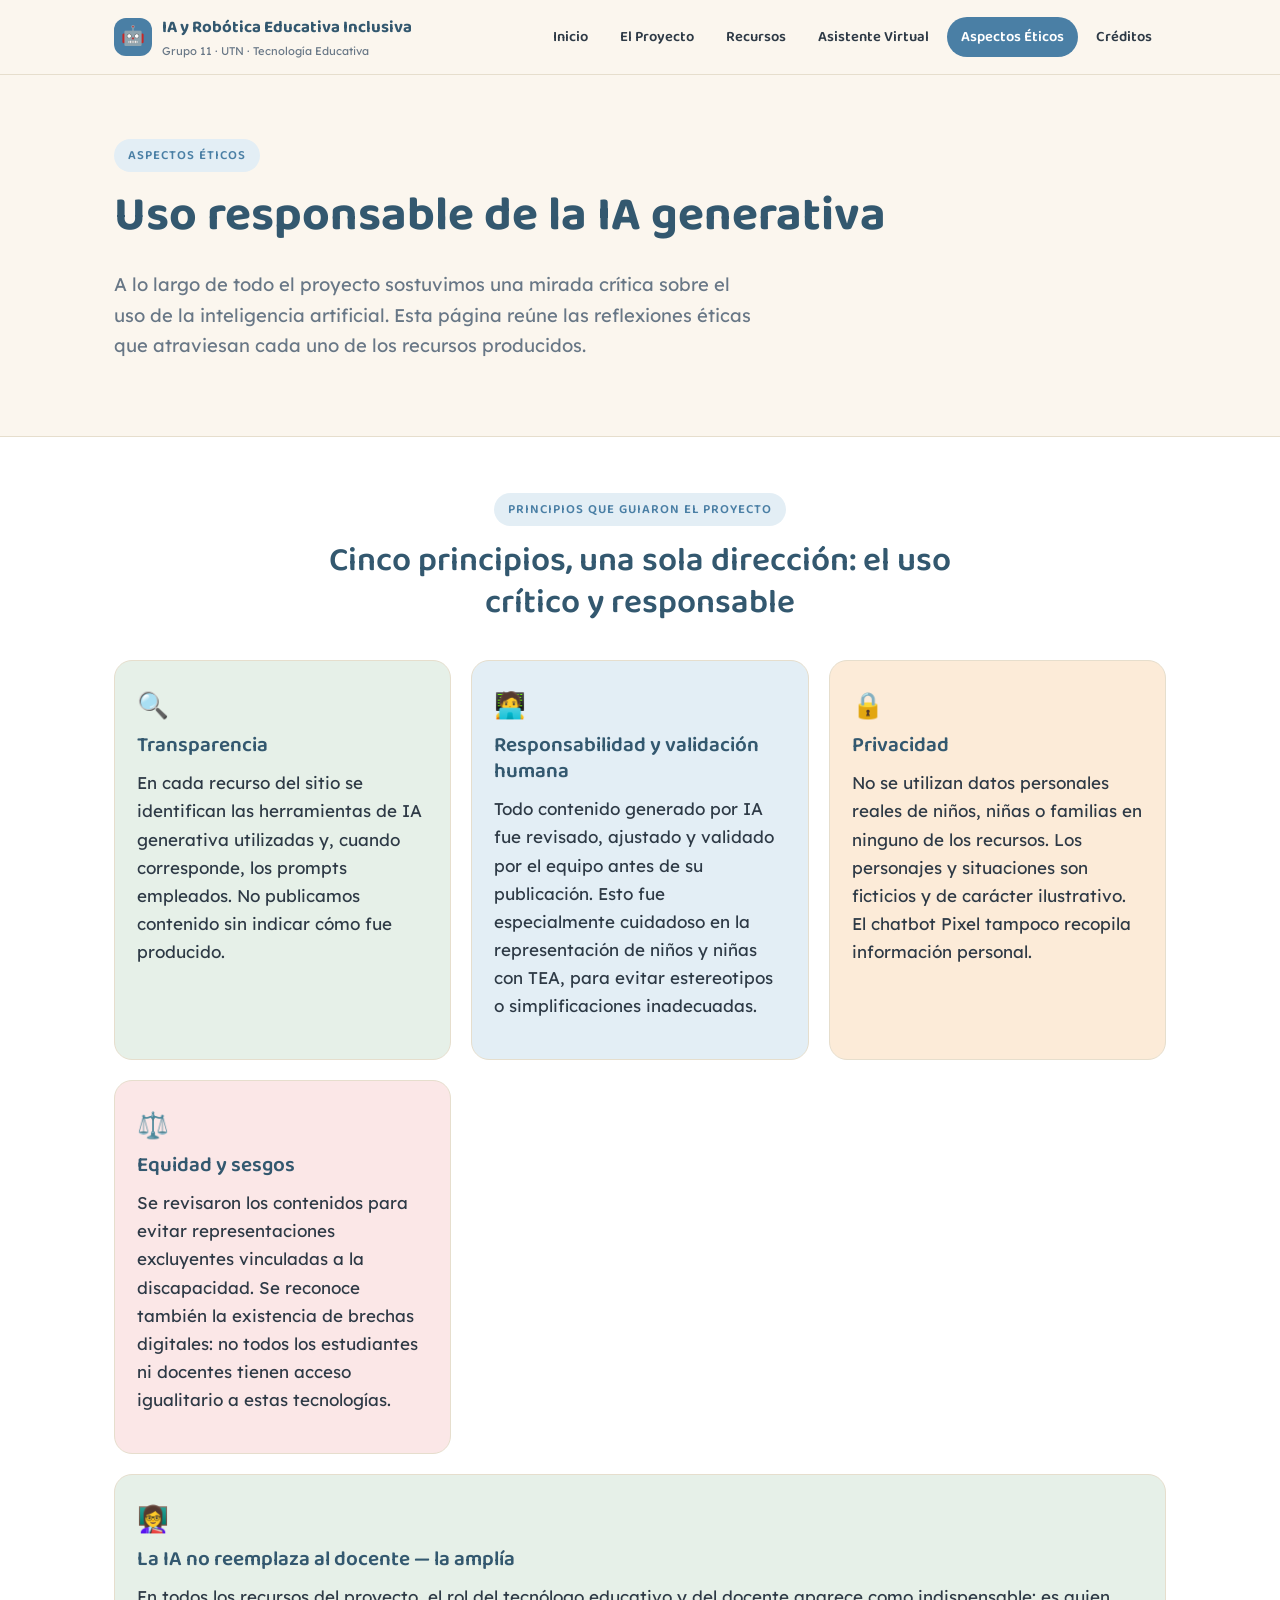
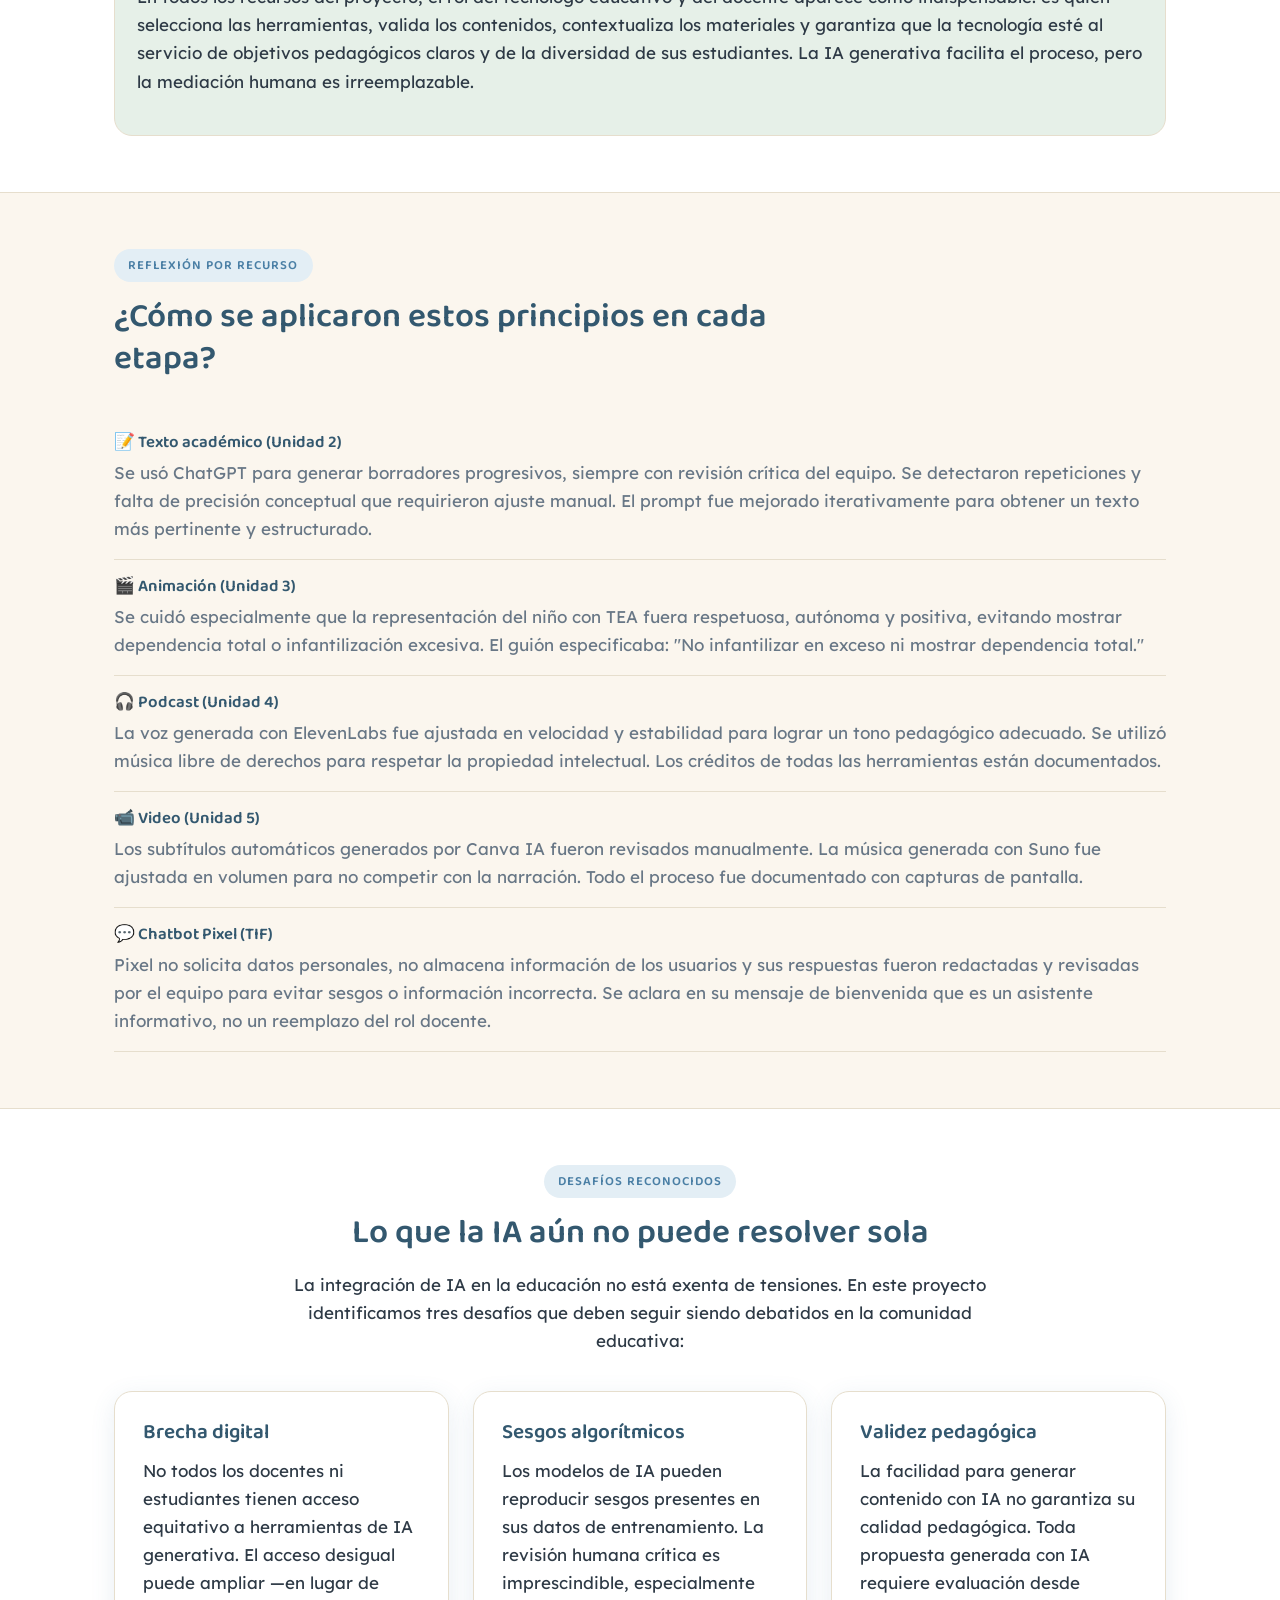
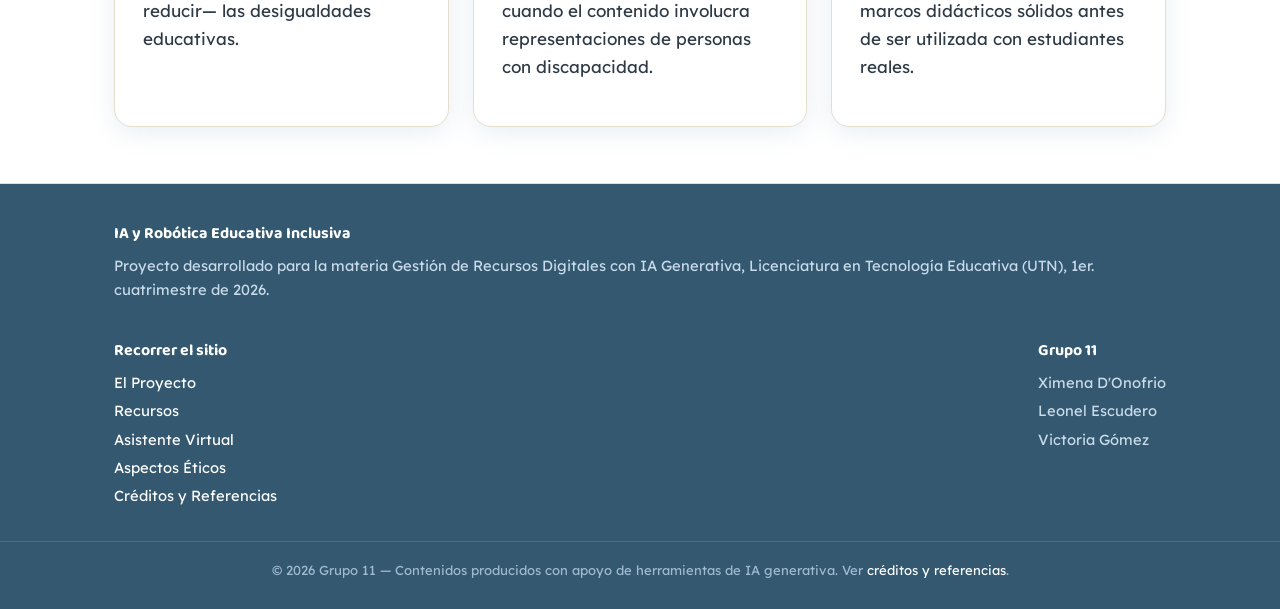
<file: etica.html>
<!DOCTYPE html>
<html lang="es">
<head>
  <meta charset="UTF-8">
  <meta name="viewport" content="width=device-width, initial-scale=1.0">
  <title>Aspectos Éticos · IA y Robótica Educativa Inclusiva</title>
  <meta name="description" content="Reflexión sobre el uso responsable de la IA generativa: transparencia, privacidad, sesgos, equidad y rol docente. Grupo 11 UTN.">
  <link rel="preconnect" href="https://fonts.googleapis.com">
  <link rel="preconnect" href="https://fonts.gstatic.com" crossorigin>
  <link href="https://fonts.googleapis.com/css2?family=Baloo+2:wght@500;600;700&family=Lexend:wght@300;400;500;600&display=swap" rel="stylesheet">
  <link rel="stylesheet" href="assets/css/style.css">
</head>
<body>
  <header class="site-header">
    <nav class="nav">
      <a href="index.html" class="brand">
        <span class="brand-badge" aria-hidden="true">🤖</span>
        <span>IA y Robótica Educativa Inclusiva
          <small>Grupo 11 · UTN · Tecnología Educativa</small>
        </span>
      </a>
      <button class="nav-toggle" aria-label="Abrir menú de navegación" aria-expanded="false">☰</button>
      <div class="nav-links">
        <a href="index.html">Inicio</a>
        <a href="proyecto.html">El Proyecto</a>
        <a href="recursos.html">Recursos</a>
        <a href="asistente.html">Asistente Virtual</a>
        <a href="etica.html" class="active" aria-current="page">Aspectos Éticos</a>
        <a href="creditos.html">Créditos</a>
      </div>
    </nav>
  </header>

  <main>

    <section class="hero">
      <div class="container">
        <span class="eyebrow">Aspectos Éticos</span>
        <h1>Uso responsable de la IA generativa</h1>
        <p class="lead">
          A lo largo de todo el proyecto sostuvimos una mirada crítica sobre el uso de la
          inteligencia artificial. Esta página reúne las reflexiones éticas que atraviesan
          cada uno de los recursos producidos.
        </p>
      </div>
    </section>

    <section class="section section-alt">
      <div class="container">
        <div class="section-head center">
          <span class="eyebrow">Principios que guiaron el proyecto</span>
          <h2>Cinco principios, una sola dirección: el uso crítico y responsable</h2>
        </div>
        <div class="grid grid-2" style="gap:20px;">
          <div class="ethic-card">
            <span class="emoji">🔍</span>
            <h3>Transparencia</h3>
            <p>En cada recurso del sitio se identifican las herramientas de IA generativa
            utilizadas y, cuando corresponde, los prompts empleados. No publicamos contenido
            sin indicar cómo fue producido.</p>
          </div>
          <div class="ethic-card" style="background:var(--blue-tint);">
            <span class="emoji">🧑‍💻</span>
            <h3>Responsabilidad y validación humana</h3>
            <p>Todo contenido generado por IA fue revisado, ajustado y validado por el equipo
            antes de su publicación. Esto fue especialmente cuidadoso en la representación de
            niños y niñas con TEA, para evitar estereotipos o simplificaciones inadecuadas.</p>
          </div>
          <div class="ethic-card" style="background:var(--sun-tint);">
            <span class="emoji">🔒</span>
            <h3>Privacidad</h3>
            <p>No se utilizan datos personales reales de niños, niñas o familias en ninguno
            de los recursos. Los personajes y situaciones son ficticios y de carácter
            ilustrativo. El chatbot Pixel tampoco recopila información personal.</p>
          </div>
          <div class="ethic-card" style="background:var(--coral-tint);">
            <span class="emoji">⚖️</span>
            <h3>Equidad y sesgos</h3>
            <p>Se revisaron los contenidos para evitar representaciones excluyentes vinculadas
            a la discapacidad. Se reconoce también la existencia de brechas digitales: no
            todos los estudiantes ni docentes tienen acceso igualitario a estas tecnologías.</p>
          </div>
        </div>
        <div class="ethic-card" style="margin-top:20px;background:var(--leaf-tint);">
          <span class="emoji">👩‍🏫</span>
          <h3>La IA no reemplaza al docente — la amplía</h3>
          <p>En todos los recursos del proyecto, el rol del tecnólogo educativo y del docente
          aparece como indispensable: es quien selecciona las herramientas, valida los
          contenidos, contextualiza los materiales y garantiza que la tecnología esté al
          servicio de objetivos pedagógicos claros y de la diversidad de sus estudiantes.
          La IA generativa facilita el proceso, pero la mediación humana es irreemplazable.</p>
        </div>
      </div>
    </section>

    <section class="section">
      <div class="container">
        <div class="section-head">
          <span class="eyebrow">Reflexión por recurso</span>
          <h2>¿Cómo se aplicaron estos principios en cada etapa?</h2>
        </div>

        <div class="faq-item">
          <h3>📝 Texto académico (Unidad 2)</h3>
          <p>Se usó ChatGPT para generar borradores progresivos, siempre con revisión crítica
          del equipo. Se detectaron repeticiones y falta de precisión conceptual que requirieron
          ajuste manual. El prompt fue mejorado iterativamente para obtener un texto más
          pertinente y estructurado.</p>
        </div>
        <div class="faq-item">
          <h3>🎬 Animación (Unidad 3)</h3>
          <p>Se cuidó especialmente que la representación del niño con TEA fuera respetuosa,
          autónoma y positiva, evitando mostrar dependencia total o infantilización excesiva.
          El guión especificaba: "No infantilizar en exceso ni mostrar dependencia total."</p>
        </div>
        <div class="faq-item">
          <h3>🎧 Podcast (Unidad 4)</h3>
          <p>La voz generada con ElevenLabs fue ajustada en velocidad y estabilidad para lograr
          un tono pedagógico adecuado. Se utilizó música libre de derechos para respetar la
          propiedad intelectual. Los créditos de todas las herramientas están documentados.</p>
        </div>
        <div class="faq-item">
          <h3>📹 Video (Unidad 5)</h3>
          <p>Los subtítulos automáticos generados por Canva IA fueron revisados manualmente.
          La música generada con Suno fue ajustada en volumen para no competir con la
          narración. Todo el proceso fue documentado con capturas de pantalla.</p>
        </div>
        <div class="faq-item">
          <h3>💬 Chatbot Pixel (TIF)</h3>
          <p>Pixel no solicita datos personales, no almacena información de los usuarios y
          sus respuestas fueron redactadas y revisadas por el equipo para evitar sesgos o
          información incorrecta. Se aclara en su mensaje de bienvenida que es un asistente
          informativo, no un reemplazo del rol docente.</p>
        </div>
      </div>
    </section>

    <section class="section section-alt">
      <div class="container">
        <div class="section-head center">
          <span class="eyebrow">Desafíos reconocidos</span>
          <h2>Lo que la IA aún no puede resolver sola</h2>
          <p>
            La integración de IA en la educación no está exenta de tensiones. En este proyecto
            identificamos tres desafíos que deben seguir siendo debatidos en la comunidad educativa:
          </p>
        </div>
        <div class="grid grid-3">
          <div class="card">
            <h3>Brecha digital</h3>
            <p>No todos los docentes ni estudiantes tienen acceso equitativo a herramientas de
            IA generativa. El acceso desigual puede ampliar —en lugar de reducir— las
            desigualdades educativas.</p>
          </div>
          <div class="card">
            <h3>Sesgos algorítmicos</h3>
            <p>Los modelos de IA pueden reproducir sesgos presentes en sus datos de
            entrenamiento. La revisión humana crítica es imprescindible, especialmente cuando
            el contenido involucra representaciones de personas con discapacidad.</p>
          </div>
          <div class="card">
            <h3>Validez pedagógica</h3>
            <p>La facilidad para generar contenido con IA no garantiza su calidad pedagógica.
            Toda propuesta generada con IA requiere evaluación desde marcos didácticos sólidos
            antes de ser utilizada con estudiantes reales.</p>
          </div>
        </div>
      </div>
    </section>

  </main>

  <footer class="site-footer">
    <div class="container">
      <div class="footer-col">
        <h4>IA y Robótica Educativa Inclusiva</h4>
        <p>Proyecto desarrollado para la materia Gestión de Recursos Digitales con IA Generativa, Licenciatura en Tecnología Educativa (UTN), 1er. cuatrimestre de 2026.</p>
      </div>
      <div class="footer-col">
        <h4>Recorrer el sitio</h4>
        <ul>
          <li><a href="proyecto.html">El Proyecto</a></li>
          <li><a href="recursos.html">Recursos</a></li>
          <li><a href="asistente.html">Asistente Virtual</a></li>
          <li><a href="etica.html">Aspectos Éticos</a></li>
          <li><a href="creditos.html">Créditos y Referencias</a></li>
        </ul>
      </div>
      <div class="footer-col">
        <h4>Grupo 11</h4>
        <ul>
          <li>Ximena D'Onofrio</li>
          <li>Leonel Escudero</li>
          <li>Victoria Gómez</li>
        </ul>
      </div>
    </div>
    <div class="footer-bottom">
      © 2026 Grupo 11 — Contenidos producidos con apoyo de herramientas de IA generativa. Ver <a href="creditos.html">créditos y referencias</a>.
    </div>
  </footer>

  <!-- LANDBOT EMBED — Pixel, asistente virtual -->
  <script>
    window.addEventListener("mouseover", function initLandbot() {
      window.removeEventListener("mouseover", initLandbot, { once: true });
      var s = document.createElement("script");
      s.type = "text/javascript";
      s.async = true;
      s.addEventListener("load", function() {
        var myLandbot = new Landbot.Popup({
          configUrl: "https://storage.googleapis.com/landbot.online/v3/H-3460765-9A3RFW6H8RPKYJ37/index.json",
        });
      });
      s.src = "https://cdn.landbot.io/landbot-3/landbot-3.0.0.js";
      var x = document.getElementsByTagName("script")[0];
      x.parentNode.insertBefore(s, x);
    }, { once: true });
  </script>

  <script src="assets/js/main.js"></script>

</body>
</html>
</file>
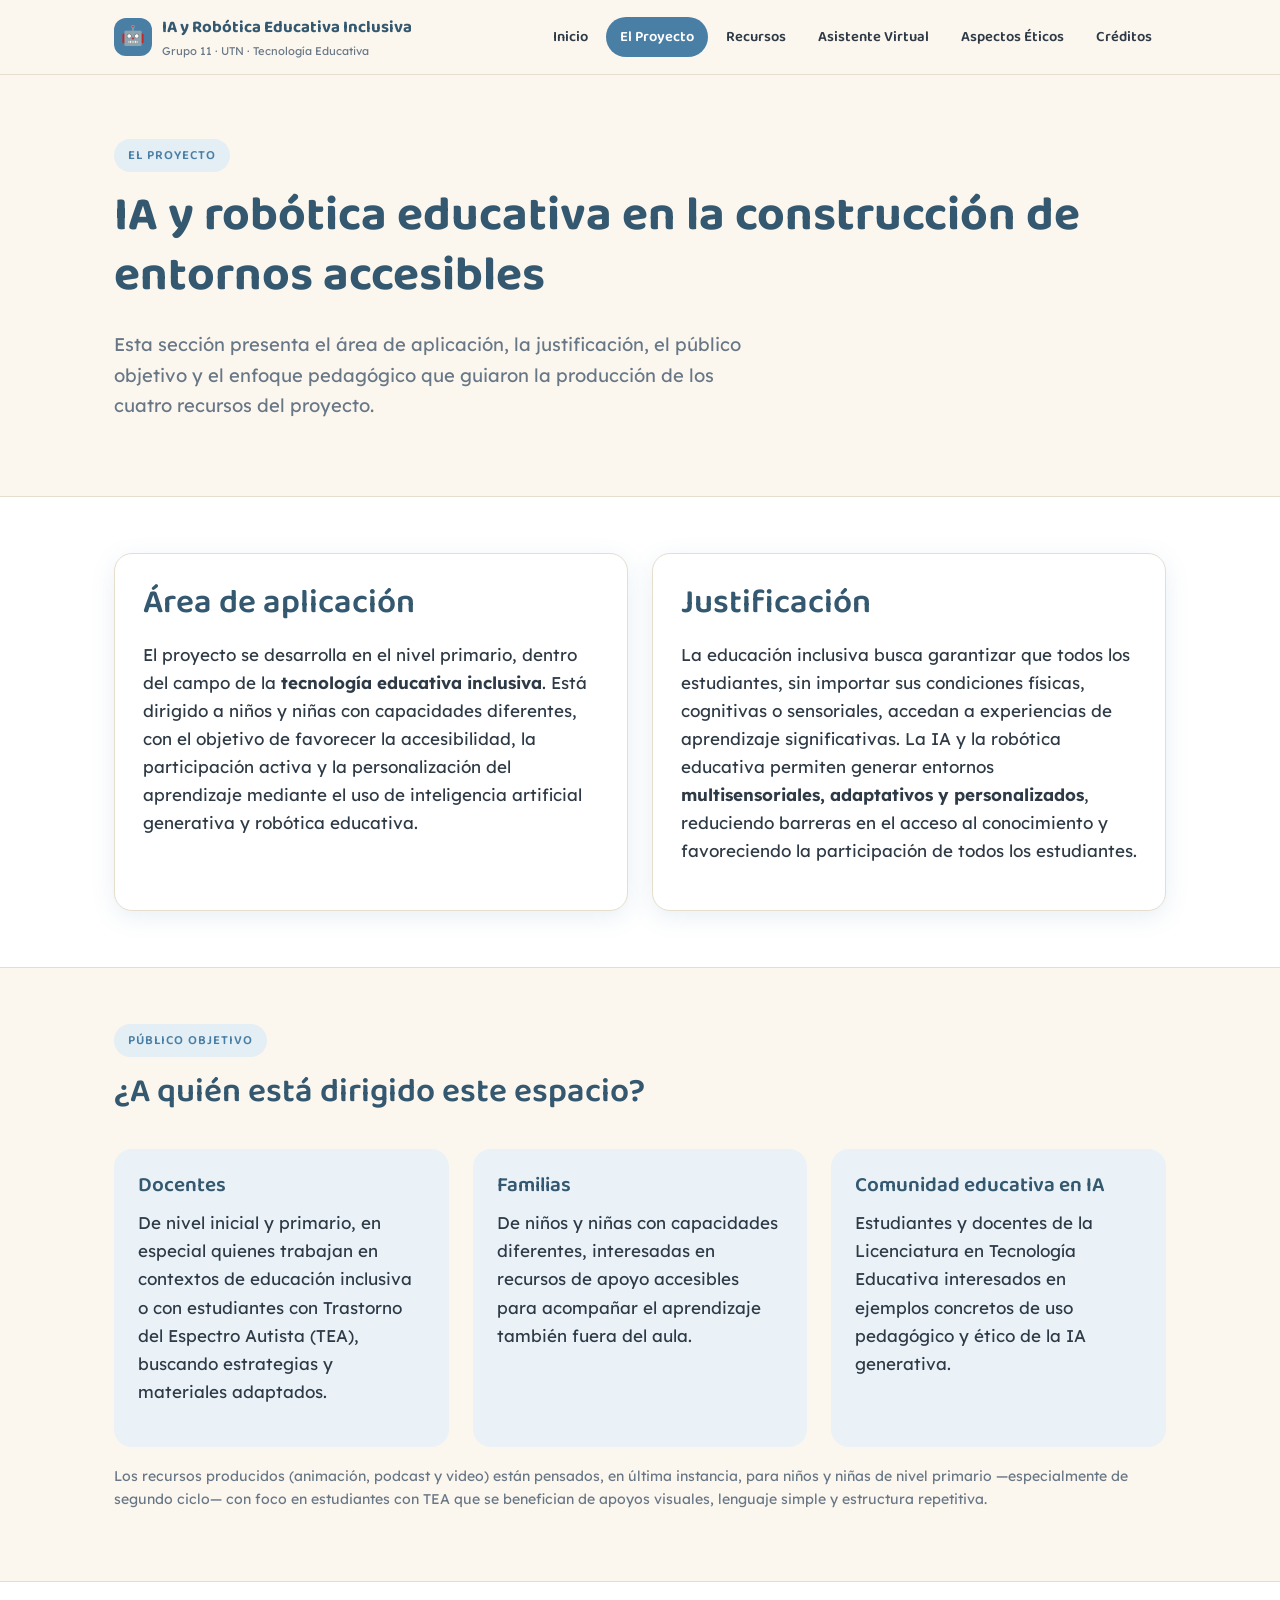
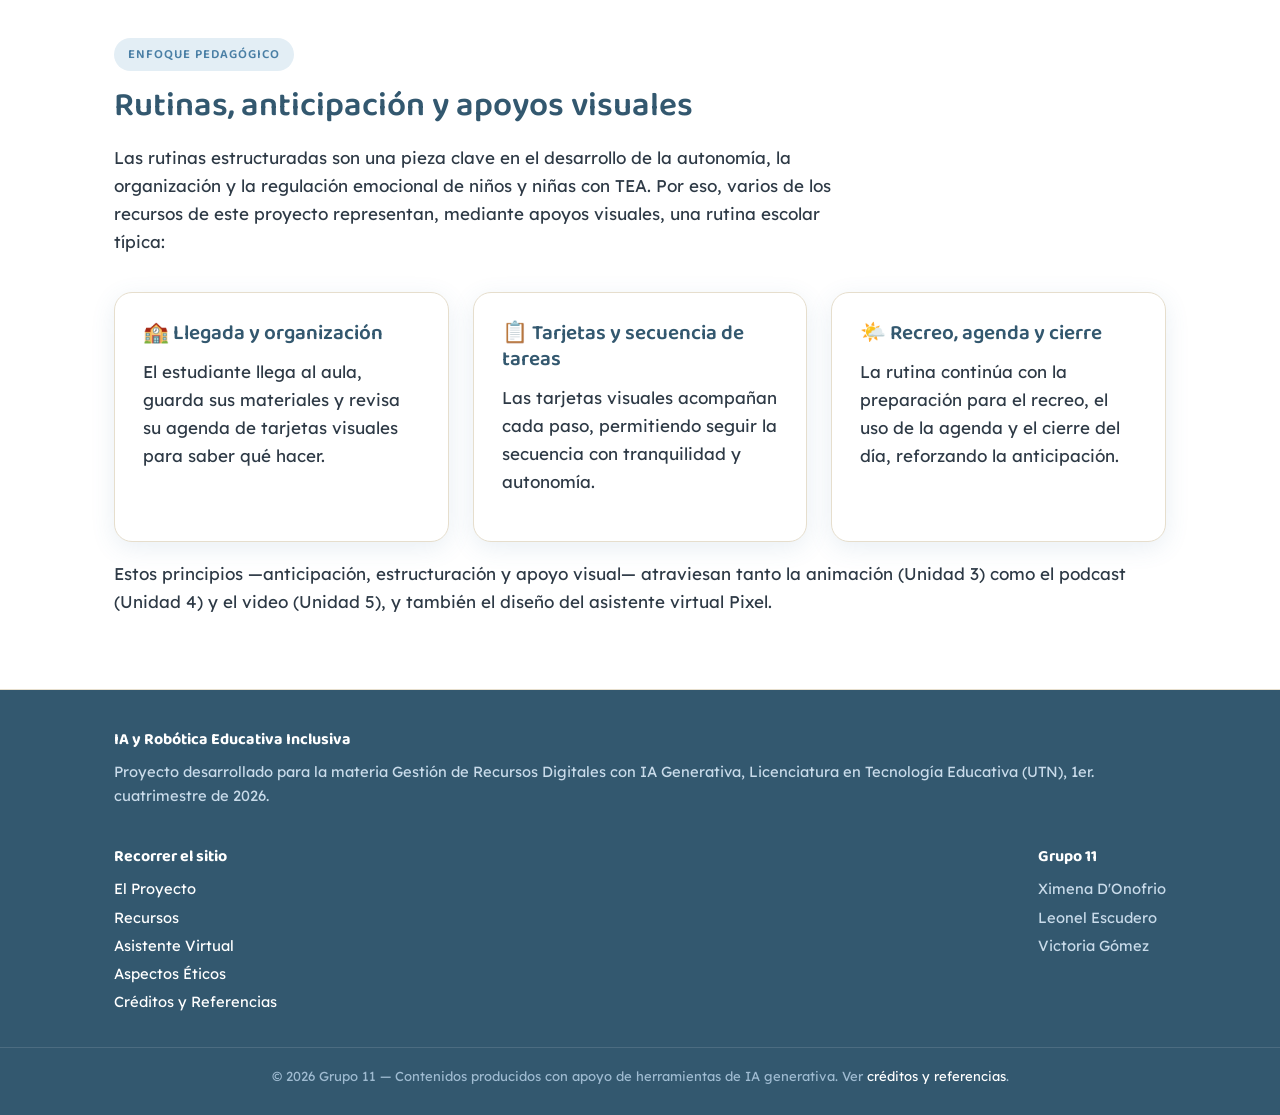
<file: proyecto.html>
<!DOCTYPE html>
<html lang="es">
<head>
  <meta charset="UTF-8">
  <meta name="viewport" content="width=device-width, initial-scale=1.0">
  <title>El Proyecto · IA y Robótica Educativa Inclusiva</title>
  <meta name="description" content="Área de aplicación, justificación, público objetivo y enfoque pedagógico del proyecto del Grupo 11.">
  <link rel="preconnect" href="https://fonts.googleapis.com">
  <link rel="preconnect" href="https://fonts.gstatic.com" crossorigin>
  <link href="https://fonts.googleapis.com/css2?family=Baloo+2:wght@500;600;700&family=Lexend:wght@300;400;500;600&display=swap" rel="stylesheet">
  <link rel="stylesheet" href="assets/css/style.css">
</head>
<body>
  <header class="site-header">
    <nav class="nav">
      <a href="index.html" class="brand">
        <span class="brand-badge" aria-hidden="true">🤖</span>
        <span>IA y Robótica Educativa Inclusiva
          <small>Grupo 11 · UTN · Tecnología Educativa</small>
        </span>
      </a>
      <button class="nav-toggle" aria-label="Abrir menú de navegación" aria-expanded="false">☰</button>
      <div class="nav-links">
        <a href="index.html">Inicio</a>
        <a href="proyecto.html" class="active" aria-current="page">El Proyecto</a>
        <a href="recursos.html">Recursos</a>
        <a href="asistente.html">Asistente Virtual</a>
        <a href="etica.html">Aspectos Éticos</a>
        <a href="creditos.html">Créditos</a>
      </div>
    </nav>
  </header>

  <main>

    <section class="hero">
      <div class="container">
        <span class="eyebrow">El Proyecto</span>
        <h1>IA y robótica educativa en la construcción de entornos accesibles</h1>
        <p class="lead">
          Esta sección presenta el área de aplicación, la justificación, el público objetivo y el
          enfoque pedagógico que guiaron la producción de los cuatro recursos del proyecto.
        </p>
      </div>
    </section>

    <section class="section section-alt">
      <div class="container grid grid-2">
        <div class="card">
          <h2>Área de aplicación</h2>
          <p>
            El proyecto se desarrolla en el nivel primario, dentro del campo de la
            <strong>tecnología educativa inclusiva</strong>. Está dirigido a niños y niñas con
            capacidades diferentes, con el objetivo de favorecer la accesibilidad, la
            participación activa y la personalización del aprendizaje mediante el uso de
            inteligencia artificial generativa y robótica educativa.
          </p>
        </div>
        <div class="card">
          <h2>Justificación</h2>
          <p>
            La educación inclusiva busca garantizar que todos los estudiantes, sin importar sus
            condiciones físicas, cognitivas o sensoriales, accedan a experiencias de aprendizaje
            significativas. La IA y la robótica educativa permiten generar entornos
            <strong>multisensoriales, adaptativos y personalizados</strong>, reduciendo barreras
            en el acceso al conocimiento y favoreciendo la participación de todos los
            estudiantes.
          </p>
        </div>
      </div>
    </section>

    <section class="section">
      <div class="container">
        <div class="section-head">
          <span class="eyebrow">Público objetivo</span>
          <h2>¿A quién está dirigido este espacio?</h2>
        </div>
        <div class="grid grid-3">
          <div class="card-flat">
            <h3>Docentes</h3>
            <p>De nivel inicial y primario, en especial quienes trabajan en contextos de
            educación inclusiva o con estudiantes con Trastorno del Espectro Autista (TEA),
            buscando estrategias y materiales adaptados.</p>
          </div>
          <div class="card-flat">
            <h3>Familias</h3>
            <p>De niños y niñas con capacidades diferentes, interesadas en recursos de apoyo
            accesibles para acompañar el aprendizaje también fuera del aula.</p>
          </div>
          <div class="card-flat">
            <h3>Comunidad educativa en IA</h3>
            <p>Estudiantes y docentes de la Licenciatura en Tecnología Educativa interesados en
            ejemplos concretos de uso pedagógico y ético de la IA generativa.</p>
          </div>
        </div>
        <p class="small" style="margin-top:18px;">
          Los recursos producidos (animación, podcast y video) están pensados, en última
          instancia, para niños y niñas de nivel primario —especialmente de segundo ciclo— con
          foco en estudiantes con TEA que se benefician de apoyos visuales, lenguaje simple y
          estructura repetitiva.
        </p>
      </div>
    </section>

    <section class="section section-alt">
      <div class="container">
        <div class="section-head">
          <span class="eyebrow">Enfoque pedagógico</span>
          <h2>Rutinas, anticipación y apoyos visuales</h2>
          <p>
            Las rutinas estructuradas son una pieza clave en el desarrollo de la autonomía, la
            organización y la regulación emocional de niños y niñas con TEA. Por eso, varios de
            los recursos de este proyecto representan, mediante apoyos visuales, una rutina
            escolar típica:
          </p>
        </div>
        <div class="grid grid-3">
          <div class="card">
            <h3>🏫 Llegada y organización</h3>
            <p>El estudiante llega al aula, guarda sus materiales y revisa su agenda de tarjetas
            visuales para saber qué hacer.</p>
          </div>
          <div class="card">
            <h3>📋 Tarjetas y secuencia de tareas</h3>
            <p>Las tarjetas visuales acompañan cada paso, permitiendo seguir la secuencia con
            tranquilidad y autonomía.</p>
          </div>
          <div class="card">
            <h3>🌤️ Recreo, agenda y cierre</h3>
            <p>La rutina continúa con la preparación para el recreo, el uso de la agenda y el
            cierre del día, reforzando la anticipación.</p>
          </div>
        </div>
        <p style="margin-top:18px;">
          Estos principios —anticipación, estructuración y apoyo visual— atraviesan tanto la
          animación (Unidad 3) como el podcast (Unidad 4) y el video (Unidad 5), y también el
          diseño del asistente virtual Pixel.
        </p>
      </div>
    </section>

  </main>

  <footer class="site-footer">
    <div class="container">
      <div class="footer-col">
        <h4>IA y Robótica Educativa Inclusiva</h4>
        <p>Proyecto desarrollado para la materia Gestión de Recursos Digitales con IA Generativa, Licenciatura en Tecnología Educativa (UTN), 1er. cuatrimestre de 2026.</p>
      </div>
      <div class="footer-col">
        <h4>Recorrer el sitio</h4>
        <ul>
          <li><a href="proyecto.html">El Proyecto</a></li>
          <li><a href="recursos.html">Recursos</a></li>
          <li><a href="asistente.html">Asistente Virtual</a></li>
          <li><a href="etica.html">Aspectos Éticos</a></li>
          <li><a href="creditos.html">Créditos y Referencias</a></li>
        </ul>
      </div>
      <div class="footer-col">
        <h4>Grupo 11</h4>
        <ul>
          <li>Ximena D'Onofrio</li>
          <li>Leonel Escudero</li>
          <li>Victoria Gómez</li>
        </ul>
      </div>
    </div>
    <div class="footer-bottom">
      © 2026 Grupo 11 — Contenidos producidos con apoyo de herramientas de IA generativa. Ver <a href="creditos.html">créditos y referencias</a>.
    </div>
  </footer>

  <!-- LANDBOT EMBED — Pixel, asistente virtual -->
  <script>
    window.addEventListener("mouseover", function initLandbot() {
      window.removeEventListener("mouseover", initLandbot, { once: true });
      var s = document.createElement("script");
      s.type = "text/javascript";
      s.async = true;
      s.addEventListener("load", function() {
        var myLandbot = new Landbot.Popup({
          configUrl: "https://storage.googleapis.com/landbot.online/v3/H-3460765-9A3RFW6H8RPKYJ37/index.json",
        });
      });
      s.src = "https://cdn.landbot.io/landbot-3/landbot-3.0.0.js";
      var x = document.getElementsByTagName("script")[0];
      x.parentNode.insertBefore(s, x);
    }, { once: true });
  </script>

  <script src="assets/js/main.js"></script>

</body>
</html>
</file>
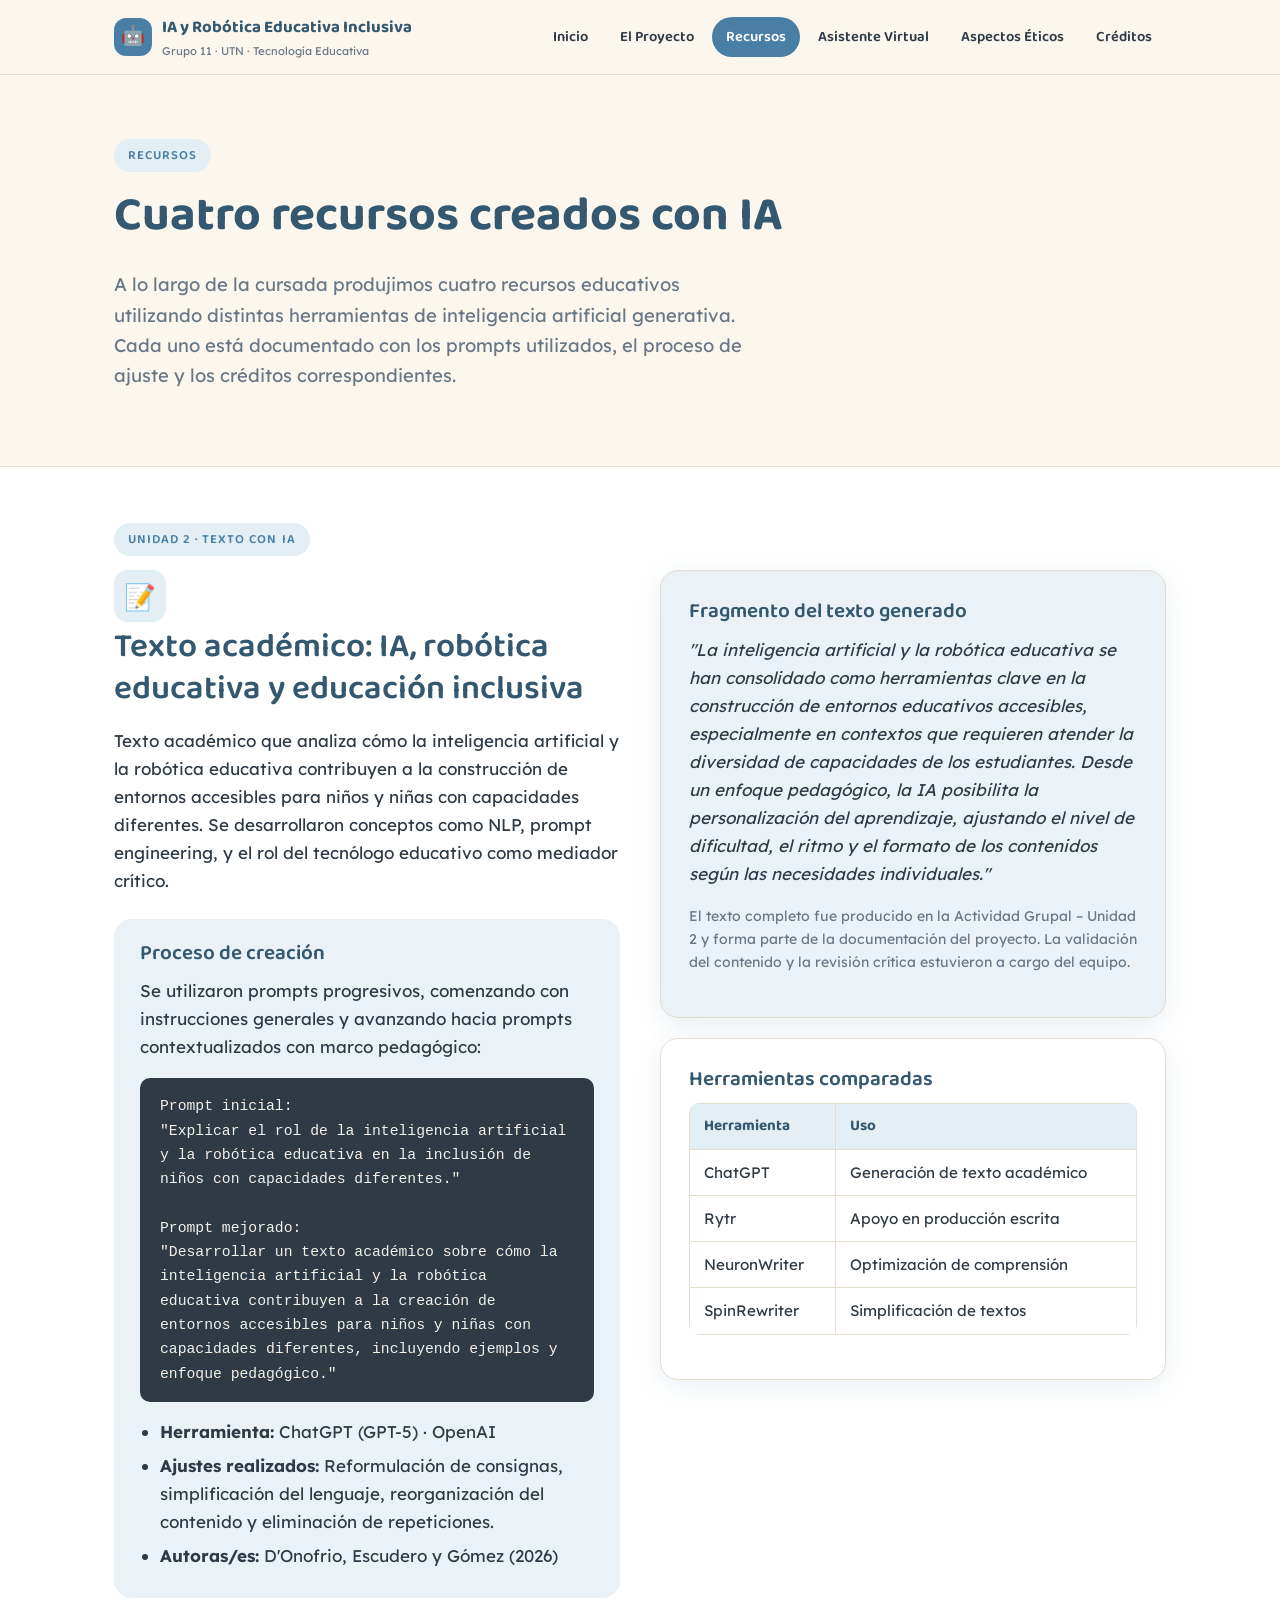
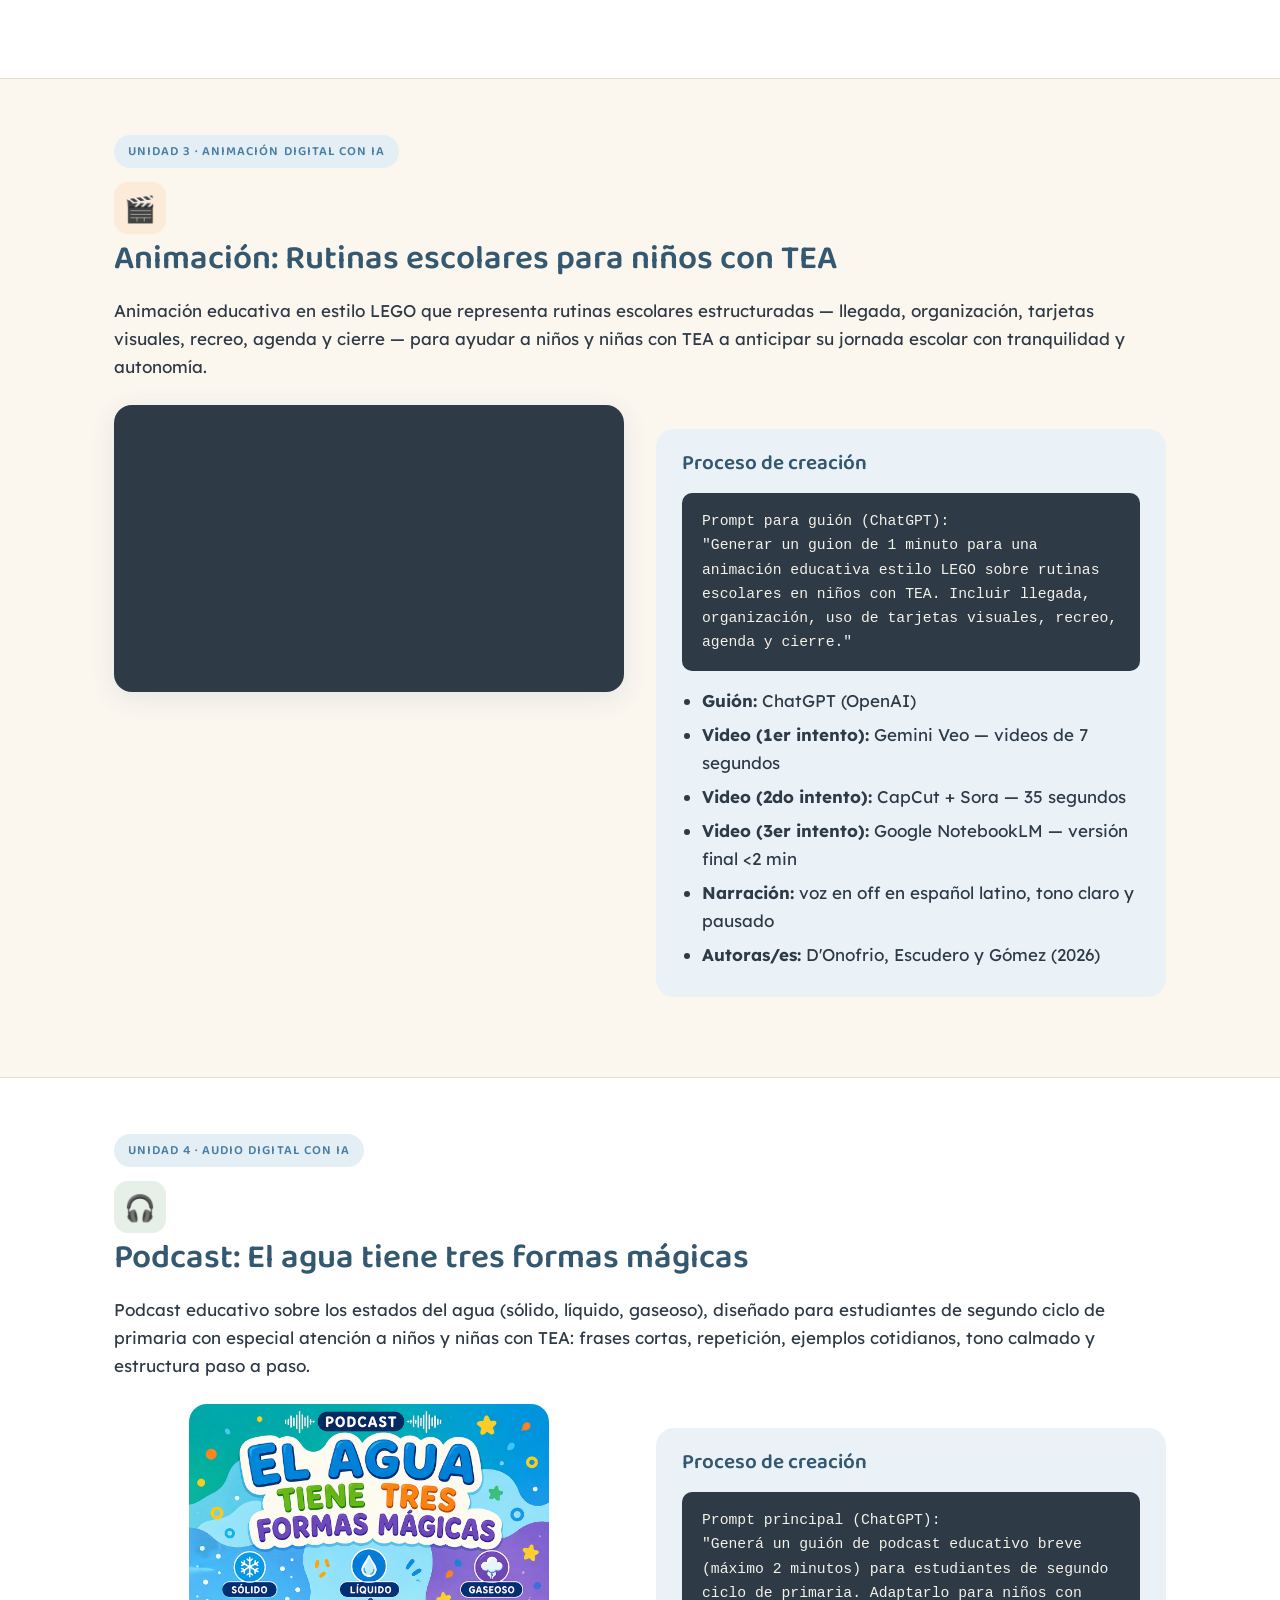
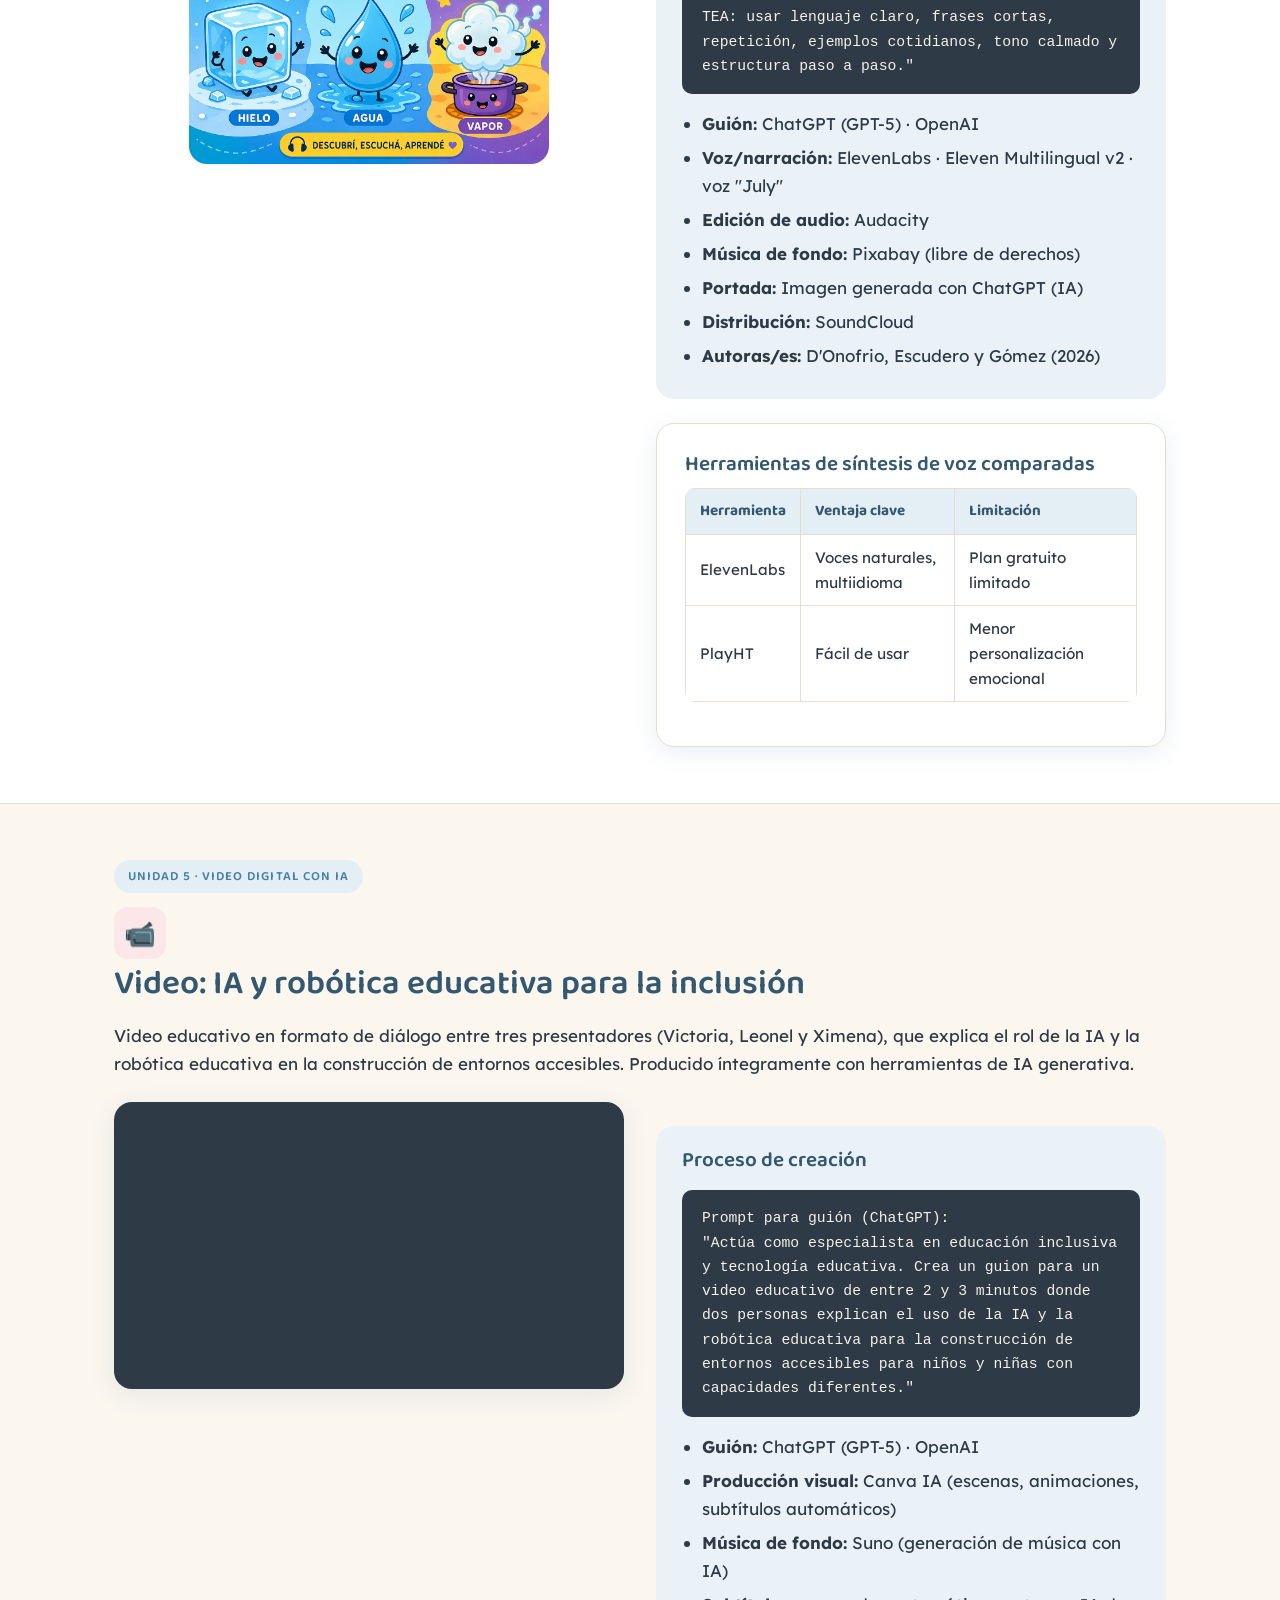
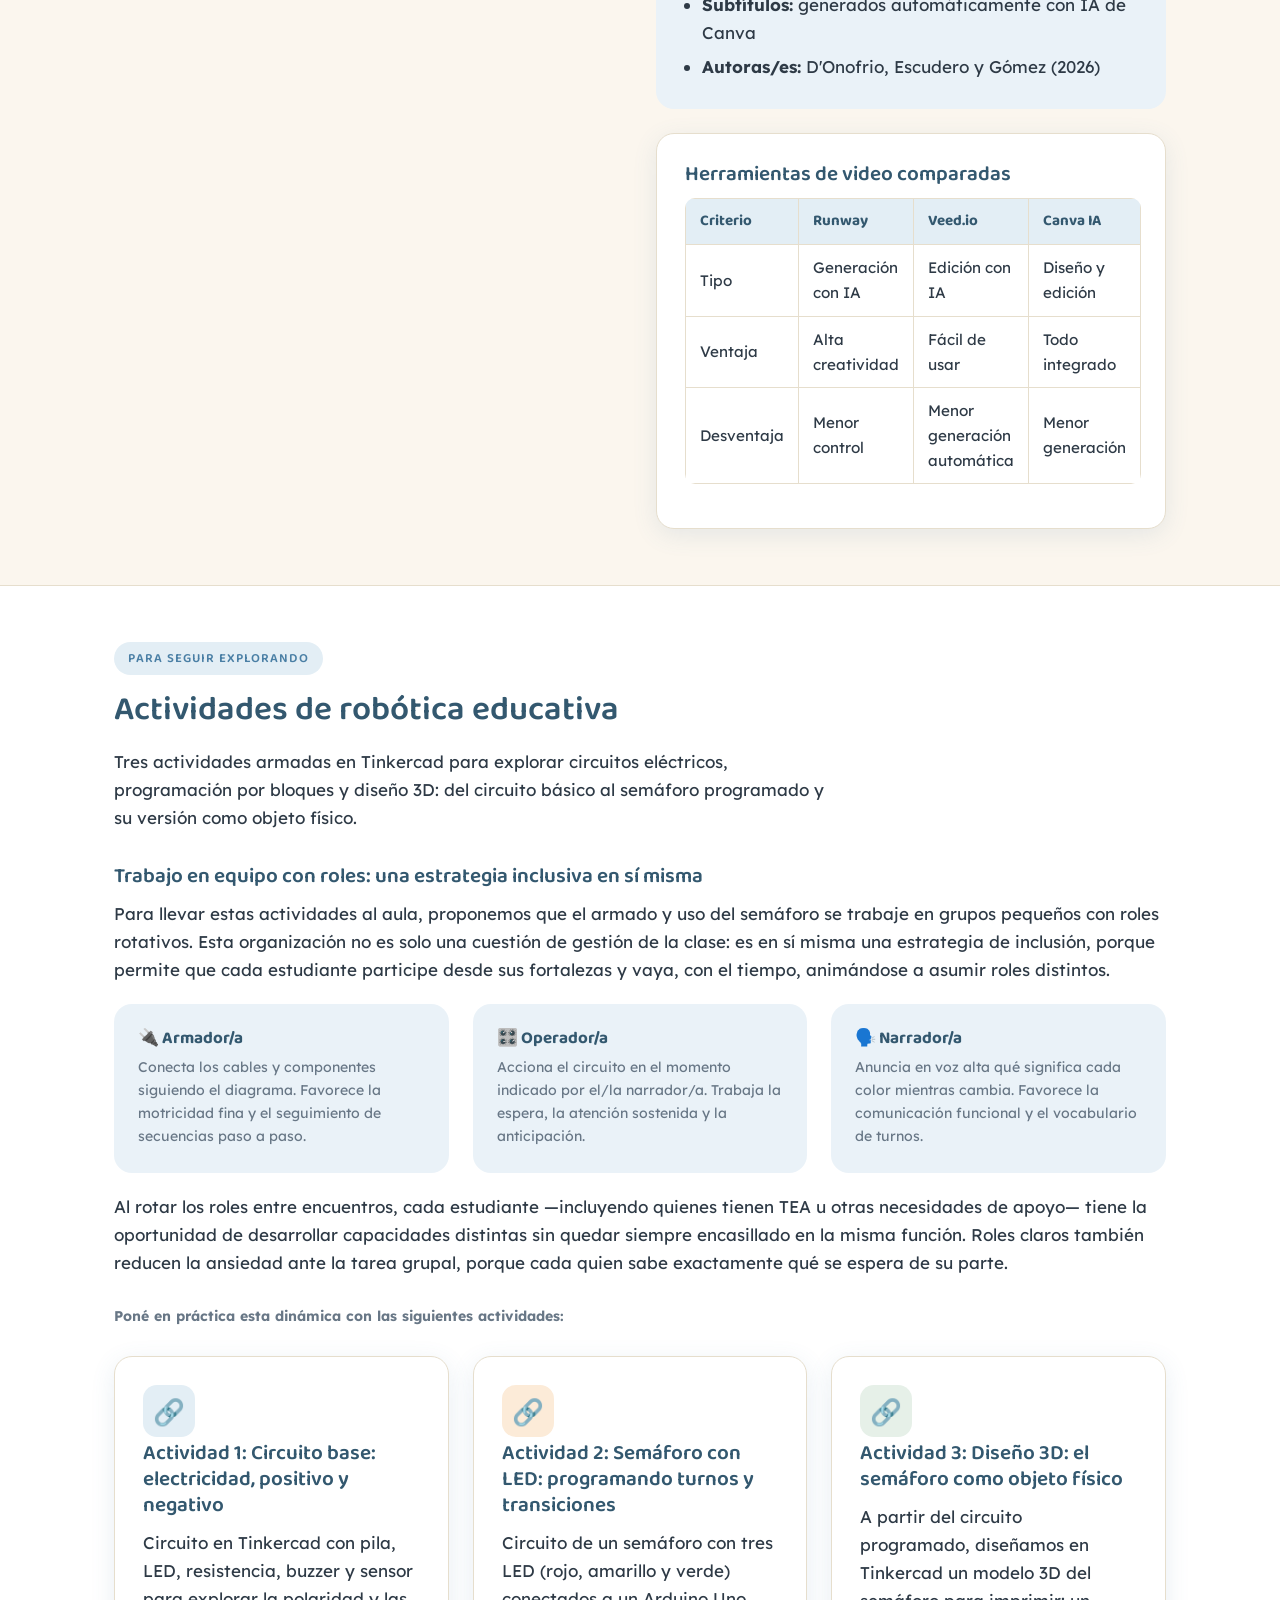
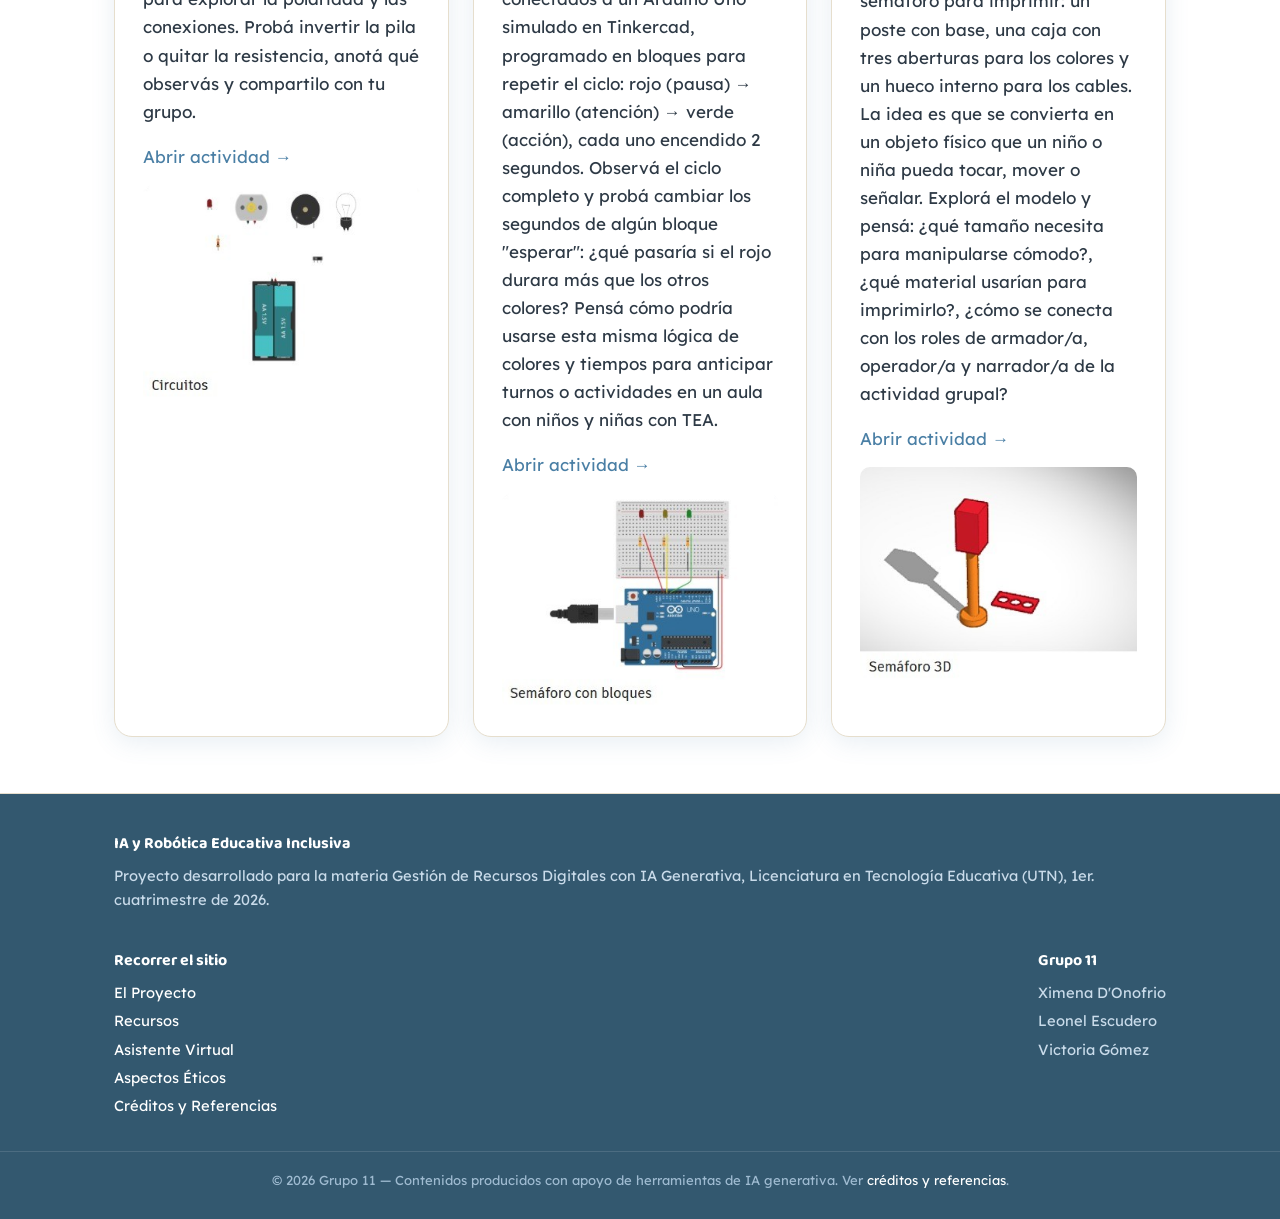
<file: recursos.html>
<!DOCTYPE html>
<html lang="es">
<head>
  <meta charset="UTF-8">
  <meta name="viewport" content="width=device-width, initial-scale=1.0">
  <title>Recursos · IA y Robótica Educativa Inclusiva</title>
  <meta name="description" content="Cuatro recursos educativos creados con IA: texto académico, animación, podcast y video. Grupo 11 – Licenciatura en Tecnología Educativa UTN.">
  <link rel="preconnect" href="https://fonts.googleapis.com">
  <link rel="preconnect" href="https://fonts.gstatic.com" crossorigin>
  <link href="https://fonts.googleapis.com/css2?family=Baloo+2:wght@500;600;700&family=Lexend:wght@300;400;500;600&display=swap" rel="stylesheet">
  <link rel="stylesheet" href="assets/css/style.css">
</head>
<body>
  <header class="site-header">
    <nav class="nav">
      <a href="index.html" class="brand">
        <span class="brand-badge" aria-hidden="true">🤖</span>
        <span>IA y Robótica Educativa Inclusiva
          <small>Grupo 11 · UTN · Tecnología Educativa</small>
        </span>
      </a>
      <button class="nav-toggle" aria-label="Abrir menú de navegación" aria-expanded="false">☰</button>
      <div class="nav-links">
        <a href="index.html">Inicio</a>
        <a href="proyecto.html">El Proyecto</a>
        <a href="recursos.html" class="active" aria-current="page">Recursos</a>
        <a href="asistente.html">Asistente Virtual</a>
        <a href="etica.html">Aspectos Éticos</a>
        <a href="creditos.html">Créditos</a>
      </div>
    </nav>
  </header>

  <main>

    <section class="hero">
      <div class="container">
        <span class="eyebrow">Recursos</span>
        <h1>Cuatro recursos creados con IA</h1>
        <p class="lead">
          A lo largo de la cursada produjimos cuatro recursos educativos utilizando distintas
          herramientas de inteligencia artificial generativa. Cada uno está documentado con los
          prompts utilizados, el proceso de ajuste y los créditos correspondientes.
        </p>
      </div>
    </section>

    <!-- RECURSO 1: TEXTO -->
    <section class="section section-alt" id="texto">
      <div class="container">
        <span class="eyebrow">Unidad 2 · Texto con IA</span>
        <div class="grid grid-2" style="align-items:start;gap:40px;">
          <div>
            <div class="resource-icon icon-text">📝</div>
            <h2>Texto académico: IA, robótica educativa y educación inclusiva</h2>
            <p>
              Texto académico que analiza cómo la inteligencia artificial y la robótica educativa
              contribuyen a la construcción de entornos accesibles para niños y niñas con
              capacidades diferentes. Se desarrollaron conceptos como NLP, prompt engineering,
              y el rol del tecnólogo educativo como mediador crítico.
            </p>
            <div class="credit-box">
              <h3>Proceso de creación</h3>
              <p>Se utilizaron prompts progresivos, comenzando con instrucciones generales y
              avanzando hacia prompts contextualizados con marco pedagógico:</p>
              <div class="prompt-box">Prompt inicial:
"Explicar el rol de la inteligencia artificial y la robótica educativa en la inclusión de niños con capacidades diferentes."

Prompt mejorado:
"Desarrollar un texto académico sobre cómo la inteligencia artificial y la robótica educativa contribuyen a la creación de entornos accesibles para niños y niñas con capacidades diferentes, incluyendo ejemplos y enfoque pedagógico."</div>
              <ul>
                <li><strong>Herramienta:</strong> ChatGPT (GPT-5) · OpenAI</li>
                <li><strong>Ajustes realizados:</strong> Reformulación de consignas, simplificación del lenguaje, reorganización del contenido y eliminación de repeticiones.</li>
                <li><strong>Autoras/es:</strong> D'Onofrio, Escudero y Gómez (2026)</li>
              </ul>
            </div>
          </div>
          <div>
            <div class="card" style="background:var(--sky);">
              <h3>Fragmento del texto generado</h3>
              <p>
                <em>"La inteligencia artificial y la robótica educativa se han consolidado como
                herramientas clave en la construcción de entornos educativos accesibles,
                especialmente en contextos que requieren atender la diversidad de capacidades
                de los estudiantes. Desde un enfoque pedagógico, la IA posibilita la
                personalización del aprendizaje, ajustando el nivel de dificultad, el ritmo y
                el formato de los contenidos según las necesidades individuales."</em>
              </p>
              <p class="small" style="margin-top:12px;">
                El texto completo fue producido en la Actividad Grupal – Unidad 2 y forma parte
                de la documentación del proyecto. La validación del contenido y la revisión
                crítica estuvieron a cargo del equipo.
              </p>
            </div>
            <div class="card" style="margin-top:20px;">
              <h3>Herramientas comparadas</h3>
              <table class="styled" style="margin-top:8px;">
                <thead><tr><th>Herramienta</th><th>Uso</th></tr></thead>
                <tbody>
                  <tr><td>ChatGPT</td><td>Generación de texto académico</td></tr>
                  <tr><td>Rytr</td><td>Apoyo en producción escrita</td></tr>
                  <tr><td>NeuronWriter</td><td>Optimización de comprensión</td></tr>
                  <tr><td>SpinRewriter</td><td>Simplificación de textos</td></tr>
                </tbody>
              </table>
            </div>
          </div>
        </div>
      </div>
    </section>

    <!-- RECURSO 2: ANIMACIÓN -->
    <section class="section" id="animacion">
      <div class="container">
        <span class="eyebrow">Unidad 3 · Animación digital con IA</span>
        <div class="resource-icon icon-anim">🎬</div>
        <h2>Animación: Rutinas escolares para niños con TEA</h2>
        <p>
          Animación educativa en estilo LEGO que representa rutinas escolares estructuradas —
          llegada, organización, tarjetas visuales, recreo, agenda y cierre — para ayudar a
          niños y niñas con TEA a anticipar su jornada escolar con tranquilidad y autonomía.
        </p>

        <div class="grid grid-2" style="align-items:start;gap:32px;margin-top:24px;">
          <div>
            <div class="media-frame ratio-16-9">
              <iframe
                src="https://drive.google.com/file/d/1LqoY7Ofp2y957EEbIQFjXSIede99XmuZ/preview"
                allow="autoplay"
                title="Animación: Rutinas escolares para niños con TEA"
                loading="lazy">
              </iframe>
            </div>
          </div>
          <div>
            <div class="credit-box">
              <h3>Proceso de creación</h3>
              <div class="prompt-box">Prompt para guión (ChatGPT):
"Generar un guion de 1 minuto para una animación educativa estilo LEGO sobre rutinas escolares en niños con TEA. Incluir llegada, organización, uso de tarjetas visuales, recreo, agenda y cierre."</div>
              <ul>
                <li><strong>Guión:</strong> ChatGPT (OpenAI)</li>
                <li><strong>Video (1er intento):</strong> Gemini Veo — videos de 7 segundos</li>
                <li><strong>Video (2do intento):</strong> CapCut + Sora — 35 segundos</li>
                <li><strong>Video (3er intento):</strong> Google NotebookLM — versión final &lt;2 min</li>
                <li><strong>Narración:</strong> voz en off en español latino, tono claro y pausado</li>
                <li><strong>Autoras/es:</strong> D'Onofrio, Escudero y Gómez (2026)</li>
              </ul>
            </div>
          </div>
        </div>
      </div>
    </section>

    <!-- RECURSO 3: PODCAST -->
    <section class="section section-alt" id="podcast">
      <div class="container">
        <span class="eyebrow">Unidad 4 · Audio digital con IA</span>
        <div class="resource-icon icon-audio">🎧</div>
        <h2>Podcast: El agua tiene tres formas mágicas</h2>
        <p>
          Podcast educativo sobre los estados del agua (sólido, líquido, gaseoso), diseñado
          para estudiantes de segundo ciclo de primaria con especial atención a niños y niñas
          con TEA: frases cortas, repetición, ejemplos cotidianos, tono calmado y estructura
          paso a paso.
        </p>

        <div class="grid grid-2" style="align-items:start;gap:32px;margin-top:24px;">
          <div>
            <img src="assets/img/podcast-cover.png" alt="Portada del podcast: El agua tiene tres formas mágicas, con tres personajes kawaii representando sólido, líquido y gaseoso" style="border-radius:18px;max-width:360px;margin:0 auto;" loading="lazy">
            <div style="margin-top:16px;">
              <iframe width="100%" height="120" scrolling="no" frameborder="no" allow="autoplay"
                src="https://w.soundcloud.com/player/?url=https%3A//soundcloud.com/ximena-ludmila-donofrio/podcast-agua&color=%234A7FA5&auto_play=false&hide_related=true&show_comments=false&show_user=false&show_reposts=false&show_teaser=false"
                title="Podcast: El agua tiene tres formas mágicas"
                style="border-radius:12px;"
                loading="lazy">
              </iframe>
            </div>
          </div>
          <div>
            <div class="credit-box">
              <h3>Proceso de creación</h3>
              <div class="prompt-box">Prompt principal (ChatGPT):
"Generá un guión de podcast educativo breve (máximo 2 minutos) para estudiantes de segundo ciclo de primaria. Adaptarlo para niños con TEA: usar lenguaje claro, frases cortas, repetición, ejemplos cotidianos, tono calmado y estructura paso a paso."</div>
              <ul>
                <li><strong>Guión:</strong> ChatGPT (GPT-5) · OpenAI</li>
                <li><strong>Voz/narración:</strong> ElevenLabs · Eleven Multilingual v2 · voz "July"</li>
                <li><strong>Edición de audio:</strong> Audacity</li>
                <li><strong>Música de fondo:</strong> Pixabay (libre de derechos)</li>
                <li><strong>Portada:</strong> Imagen generada con ChatGPT (IA)</li>
                <li><strong>Distribución:</strong> SoundCloud</li>
                <li><strong>Autoras/es:</strong> D'Onofrio, Escudero y Gómez (2026)</li>
              </ul>
            </div>
            <div class="card" style="margin-top:16px;">
              <h3>Herramientas de síntesis de voz comparadas</h3>
              <table class="styled" style="margin-top:8px;">
                <thead><tr><th>Herramienta</th><th>Ventaja clave</th><th>Limitación</th></tr></thead>
                <tbody>
                  <tr><td>ElevenLabs</td><td>Voces naturales, multiidioma</td><td>Plan gratuito limitado</td></tr>
                  <tr><td>PlayHT</td><td>Fácil de usar</td><td>Menor personalización emocional</td></tr>
                </tbody>
              </table>
            </div>
          </div>
        </div>
      </div>
    </section>

    <!-- RECURSO 4: VIDEO -->
    <section class="section" id="video">
      <div class="container">
        <span class="eyebrow">Unidad 5 · Video digital con IA</span>
        <div class="resource-icon icon-video">📹</div>
        <h2>Video: IA y robótica educativa para la inclusión</h2>
        <p>
          Video educativo en formato de diálogo entre tres presentadores (Victoria, Leonel y
          Ximena), que explica el rol de la IA y la robótica educativa en la construcción de
          entornos accesibles. Producido íntegramente con herramientas de IA generativa.
        </p>

        <div class="grid grid-2" style="align-items:start;gap:32px;margin-top:24px;">
          <div>
            <div class="media-frame ratio-16-9">
              <iframe
                src="https://drive.google.com/file/d/1-_cwPuq90s83vdFUv8cVe0D7qCt6p9SX/preview"
                allow="autoplay"
                title="Video: IA y robótica educativa para la inclusión"
                loading="lazy">
              </iframe>
            </div>
          </div>
          <div>
            <div class="credit-box">
              <h3>Proceso de creación</h3>
              <div class="prompt-box">Prompt para guión (ChatGPT):
"Actúa como especialista en educación inclusiva y tecnología educativa. Crea un guion para un video educativo de entre 2 y 3 minutos donde dos personas explican el uso de la IA y la robótica educativa para la construcción de entornos accesibles para niños y niñas con capacidades diferentes."</div>
              <ul>
                <li><strong>Guión:</strong> ChatGPT (GPT-5) · OpenAI</li>
                <li><strong>Producción visual:</strong> Canva IA (escenas, animaciones, subtítulos automáticos)</li>
                <li><strong>Música de fondo:</strong> Suno (generación de música con IA)</li>
                <li><strong>Subtítulos:</strong> generados automáticamente con IA de Canva</li>
                <li><strong>Autoras/es:</strong> D'Onofrio, Escudero y Gómez (2026)</li>
              </ul>
            </div>
            <div class="card" style="margin-top:16px;">
              <h3>Herramientas de video comparadas</h3>
              <table class="styled" style="margin-top:8px;">
                <thead><tr><th>Criterio</th><th>Runway</th><th>Veed.io</th><th>Canva IA</th></tr></thead>
                <tbody>
                  <tr><td>Tipo</td><td>Generación con IA</td><td>Edición con IA</td><td>Diseño y edición</td></tr>
                  <tr><td>Ventaja</td><td>Alta creatividad</td><td>Fácil de usar</td><td>Todo integrado</td></tr>
                  <tr><td>Desventaja</td><td>Menor control</td><td>Menor generación automática</td><td>Menor generación</td></tr>
                </tbody>
              </table>
            </div>
          </div>
        </div>
      </div>
    </section>

    <!-- ENLACES Y ACTIVIDADES -->
    <!-- Para sumar un nuevo enlace: copiá uno de los bloques <div class="card">…</div> de
         abajo, cambiá el ícono (icon-text / icon-anim / icon-audio / icon-video), el título,
         la descripción y el href del botón por la URL real de la actividad. -->
    <section class="section section-alt" id="enlaces">
      <div class="container">
        <span class="eyebrow">Para seguir explorando</span>
        <h2>Actividades de robótica educativa</h2>
        <p class="lead" style="max-width:720px;">
          Tres actividades armadas en Tinkercad para explorar circuitos eléctricos, programación por bloques y diseño 3D: del circuito básico al semáforo programado y su versión como objeto físico.
        </p>

        <div style="margin-top:32px;">
          <h3>Trabajo en equipo con roles: una estrategia inclusiva en sí misma</h3>
          <p>
            Para llevar estas actividades al aula, proponemos que el armado y uso del semáforo
            se trabaje en grupos pequeños con roles rotativos. Esta organización no es solo una
            cuestión de gestión de la clase: es en sí misma una estrategia de inclusión, porque
            permite que cada estudiante participe desde sus fortalezas y vaya, con el tiempo,
            animándose a asumir roles distintos.
          </p>

          <div class="grid grid-3" style="margin-top:20px;">
            <div class="card-flat">
              <h4 style="margin-bottom:6px;">🔌 Armador/a</h4>
              <p class="small" style="margin:0;">Conecta los cables y componentes siguiendo el diagrama. Favorece la motricidad fina y el seguimiento de secuencias paso a paso.</p>
            </div>
            <div class="card-flat">
              <h4 style="margin-bottom:6px;">🎛️ Operador/a</h4>
              <p class="small" style="margin:0;">Acciona el circuito en el momento indicado por el/la narrador/a. Trabaja la espera, la atención sostenida y la anticipación.</p>
            </div>
            <div class="card-flat">
              <h4 style="margin-bottom:6px;">🗣️ Narrador/a</h4>
              <p class="small" style="margin:0;">Anuncia en voz alta qué significa cada color mientras cambia. Favorece la comunicación funcional y el vocabulario de turnos.</p>
            </div>
          </div>

          <p style="margin-top:20px;">
            Al rotar los roles entre encuentros, cada estudiante —incluyendo quienes tienen TEA
            u otras necesidades de apoyo— tiene la oportunidad de desarrollar capacidades
            distintas sin quedar siempre encasillado en la misma función. Roles claros también
            reducen la ansiedad ante la tarea grupal, porque cada quien sabe exactamente qué se
            espera de su parte.
          </p>
        </div>

        <p class="small" style="margin-top:28px;"><strong>Poné en práctica esta dinámica con las siguientes actividades:</strong></p>

        <div class="grid grid-3" style="margin-top:28px;">
          <div class="card">
            <div class="resource-icon icon-text">🔗</div>
            <h3>Actividad 1: Circuito base: electricidad, positivo y negativo</h3>
            <p>Circuito en Tinkercad con pila, LED, resistencia, buzzer y sensor para explorar la polaridad y las conexiones. Probá invertir la pila o quitar la resistencia, anotá qué observás y compartilo con tu grupo.</p>
            <a class="card-link" href="https://www.tinkercad.com/things/aSfyaQ8M3aY-circuitos" target="_blank" rel="noopener noreferrer">Abrir actividad →</a>
            <img src="assets/img/actividad1.jpg" alt="Imagen de la actividad 1" style="margin-top:14px;" loading="lazy">
          </div>

          <div class="card">
            <div class="resource-icon icon-anim">🔗</div>
            <h3>Actividad 2: Semáforo con LED: programando turnos y transiciones</h3>
            <p>Circuito de un semáforo con tres LED (rojo, amarillo y verde) conectados a un Arduino Uno simulado en Tinkercad, programado en bloques para repetir el ciclo: rojo (pausa) → amarillo (atención) → verde (acción), cada uno encendido 2 segundos. Observá el ciclo completo y probá cambiar los segundos de algún bloque "esperar": ¿qué pasaría si el rojo durara más que los otros colores? Pensá cómo podría usarse esta misma lógica de colores y tiempos para anticipar turnos o actividades en un aula con niños y niñas con TEA.</p>
            <a class="card-link" href="https://www.tinkercad.com/things/1OByop66Vw0-semaforo-con-bloques" target="_blank" rel="noopener noreferrer">Abrir actividad →</a>
            <img src="assets/img/actividad2.jpg" alt="Imagen de la actividad 2" style="margin-top:14px;" loading="lazy">
          </div>

          <div class="card">
            <div class="resource-icon icon-audio">🔗</div>
            <h3>Actividad 3: Diseño 3D: el semáforo como objeto físico</h3>
            <p>A partir del circuito programado, diseñamos en Tinkercad un modelo 3D del semáforo para imprimir: un poste con base, una caja con tres aberturas para los colores y un hueco interno para los cables. La idea es que se convierta en un objeto físico que un niño o niña pueda tocar, mover o señalar. Explorá el modelo y pensá: ¿qué tamaño necesita para manipularse cómodo?, ¿qué material usarían para imprimirlo?, ¿cómo se conecta con los roles de armador/a, operador/a y narrador/a de la actividad grupal?</p>
            <a class="card-link" href="https://www.tinkercad.com/things/7IXEHvQW2wF-semaforo-3d" target="_blank" rel="noopener noreferrer">Abrir actividad →</a>
            <img src="assets/img/actividad3.jpg" alt="Imagen de la actividad 3" style="margin-top:14px;" loading="lazy">
          </div>
        </div>
      </div>
    </section>

  </main>

  <footer class="site-footer">
    <div class="container">
      <div class="footer-col">
        <h4>IA y Robótica Educativa Inclusiva</h4>
        <p>Proyecto desarrollado para la materia Gestión de Recursos Digitales con IA Generativa, Licenciatura en Tecnología Educativa (UTN), 1er. cuatrimestre de 2026.</p>
      </div>
      <div class="footer-col">
        <h4>Recorrer el sitio</h4>
        <ul>
          <li><a href="proyecto.html">El Proyecto</a></li>
          <li><a href="recursos.html">Recursos</a></li>
          <li><a href="asistente.html">Asistente Virtual</a></li>
          <li><a href="etica.html">Aspectos Éticos</a></li>
          <li><a href="creditos.html">Créditos y Referencias</a></li>
        </ul>
      </div>
      <div class="footer-col">
        <h4>Grupo 11</h4>
        <ul>
          <li>Ximena D'Onofrio</li>
          <li>Leonel Escudero</li>
          <li>Victoria Gómez</li>
        </ul>
      </div>
    </div>
    <div class="footer-bottom">
      © 2026 Grupo 11 — Contenidos producidos con apoyo de herramientas de IA generativa. Ver <a href="creditos.html">créditos y referencias</a>.
    </div>
  </footer>

  <!-- LANDBOT EMBED — Pixel, asistente virtual -->
  <script>
    window.addEventListener("mouseover", function initLandbot() {
      window.removeEventListener("mouseover", initLandbot, { once: true });
      var s = document.createElement("script");
      s.type = "text/javascript";
      s.async = true;
      s.addEventListener("load", function() {
        var myLandbot = new Landbot.Popup({
          configUrl: "https://storage.googleapis.com/landbot.online/v3/H-3460765-9A3RFW6H8RPKYJ37/index.json",
        });
      });
      s.src = "https://cdn.landbot.io/landbot-3/landbot-3.0.0.js";
      var x = document.getElementsByTagName("script")[0];
      x.parentNode.insertBefore(s, x);
    }, { once: true });
  </script>

  <script src="assets/js/main.js"></script>

</body>
</html>
</file>
<file: assets/css/style.css>
/* =========================================================
   IA y Robótica Educativa Inclusiva — Grupo 11
   Sistema visual: "El Sendero" — un recorrido de pasos,
   inspirado en las tarjetas de rutina visual (Paso 1, 2, 3...)
   creadas por el grupo para niños con TEA.
   ========================================================= */

:root {
  /* Paleta */
  --cream:      #FBF6EE;
  --paper:      #FFFFFF;
  --sky:        #EAF2F8;
  --line:       #E6DECD;

  --ink:        #2E3A46;
  --ink-soft:   #687786;

  --blue:       #4A7FA5;
  --blue-dark:  #33586F;
  --blue-tint:  #E3EEF5;

  --sun:        #F2A154;
  --sun-tint:   #FCEBD8;

  --leaf:       #7FAF8E;
  --leaf-tint:  #E6F0E8;

  --coral:      #E08585;
  --coral-tint: #FBE7E7;

  /* Tipografía */
  --font-display: "Baloo 2", "Segoe UI Rounded", sans-serif;
  --font-body: "Lexend", "Segoe UI", Arial, sans-serif;

  /* Layout */
  --radius: 18px;
  --radius-sm: 10px;
  --shadow: 0 6px 24px rgba(74, 127, 165, 0.12);
  --container: 1100px;
}

* { box-sizing: border-box; }

html { scroll-behavior: smooth; }

@media (prefers-reduced-motion: reduce) {
  html { scroll-behavior: auto; }
  * { animation-duration: 0.01ms !important; transition-duration: 0.01ms !important; }
}

body {
  margin: 0;
  font-family: var(--font-body);
  color: var(--ink);
  background: var(--cream);
  line-height: 1.65;
  font-size: 17px;
}

h1, h2, h3, h4 {
  font-family: var(--font-display);
  color: var(--blue-dark);
  line-height: 1.25;
  margin: 0 0 0.5em;
}

h1 { font-size: clamp(2rem, 4vw, 3rem); font-weight: 700; }
h2 { font-size: clamp(1.5rem, 3vw, 2.1rem); font-weight: 600; }
h3 { font-size: 1.3rem; font-weight: 600; }

p { margin: 0 0 1em; }

a { color: var(--blue); text-decoration: none; }
a:hover { text-decoration: underline; }

img { max-width: 100%; display: block; border-radius: var(--radius-sm); }

:focus-visible {
  outline: 3px solid var(--sun);
  outline-offset: 2px;
  border-radius: 4px;
}

.container {
  max-width: var(--container);
  margin: 0 auto;
  padding: 0 24px;
}

.eyebrow {
  display: inline-block;
  font-family: var(--font-display);
  font-weight: 600;
  font-size: 0.8rem;
  letter-spacing: 0.08em;
  text-transform: uppercase;
  color: var(--blue);
  background: var(--blue-tint);
  padding: 6px 14px;
  border-radius: 999px;
  margin-bottom: 14px;
}

/* =================== HEADER / NAV =================== */
.site-header {
  position: sticky;
  top: 0;
  z-index: 100;
  background: rgba(251, 246, 238, 0.92);
  backdrop-filter: blur(6px);
  border-bottom: 1px solid var(--line);
}

.nav {
  display: flex;
  align-items: center;
  justify-content: space-between;
  padding: 14px 24px;
  max-width: var(--container);
  margin: 0 auto;
  gap: 16px;
}

.brand {
  display: flex;
  align-items: center;
  gap: 10px;
  font-family: var(--font-display);
  font-weight: 700;
  color: var(--blue-dark);
  font-size: 1.05rem;
  white-space: nowrap;
}

.brand-badge {
  width: 38px; height: 38px;
  border-radius: 12px;
  background: var(--blue);
  color: #fff;
  display: flex; align-items: center; justify-content: center;
  font-size: 1.2rem;
  flex-shrink: 0;
}

.brand small {
  display: block;
  font-family: var(--font-body);
  font-weight: 400;
  font-size: 0.7rem;
  color: var(--ink-soft);
}

.nav-links {
  display: flex;
  gap: 4px;
  flex-wrap: wrap;
  align-items: center;
}

.nav-links a {
  font-family: var(--font-display);
  font-weight: 600;
  font-size: 0.92rem;
  color: var(--ink);
  padding: 8px 14px;
  border-radius: 999px;
  text-decoration: none;
  transition: background 0.15s, color 0.15s;
}

.nav-links a:hover { background: var(--blue-tint); color: var(--blue-dark); }
.nav-links a.active { background: var(--blue); color: #fff; }

.nav-toggle {
  display: none;
  background: var(--blue-tint);
  border: none;
  border-radius: var(--radius-sm);
  padding: 8px 12px;
  font-size: 1.3rem;
  cursor: pointer;
  color: var(--blue-dark);
}

@media (max-width: 820px) {
  .nav-toggle { display: inline-flex; }
  .nav-links {
    display: none;
    flex-direction: column;
    width: 100%;
    align-items: stretch;
    padding-top: 8px;
  }
  .nav-links.open { display: flex; }
  .nav-links a { padding: 12px 16px; }
  .nav { flex-wrap: wrap; }
}

/* =================== HERO =================== */
.hero {
  position: relative;
  overflow: hidden;
  padding: 64px 0 56px;
}

.hero-shape {
  position: absolute;
  inset: 0;
  z-index: 0;
  pointer-events: none;
}

.hero .container { position: relative; z-index: 1; }

.hero-grid {
  display: grid;
  gap: 40px;
  align-items: center;
}

@media (min-width: 860px) {
  .hero-grid.with-art { grid-template-columns: 1.2fr 1fr; }
}

.hero p.lead {
  font-size: 1.15rem;
  color: var(--ink-soft);
  max-width: 640px;
}

.btn {
  display: inline-flex;
  align-items: center;
  gap: 8px;
  font-family: var(--font-display);
  font-weight: 600;
  font-size: 0.98rem;
  padding: 12px 24px;
  border-radius: 999px;
  border: 2px solid transparent;
  cursor: pointer;
  text-decoration: none;
  transition: transform 0.15s, box-shadow 0.15s;
}

.btn:hover { transform: translateY(-2px); text-decoration: none; }

.btn-primary { background: var(--blue); color: #fff; box-shadow: 0 6px 18px rgba(74,127,165,0.3); }
.btn-primary:hover { box-shadow: 0 10px 22px rgba(74,127,165,0.38); }

.btn-sun { background: var(--sun); color: #fff; box-shadow: 0 6px 18px rgba(242,161,84,0.35); }

.btn-ghost { background: var(--paper); color: var(--blue-dark); border-color: var(--line); }

.btn-row { display: flex; gap: 12px; flex-wrap: wrap; margin-top: 28px; }

/* =================== SECTIONS =================== */
.section { padding: 56px 0; }
.section-tight { padding: 36px 0; }

.section-alt { background: var(--paper); border-top: 1px solid var(--line); border-bottom: 1px solid var(--line); }

.section-head { max-width: 720px; margin-bottom: 36px; }
.section-head.center { margin-left: auto; margin-right: auto; text-align: center; }

/* =================== CARDS =================== */
.card {
  background: var(--paper);
  border: 1px solid var(--line);
  border-radius: var(--radius);
  padding: 28px;
  box-shadow: var(--shadow);
}

.card-flat {
  background: var(--sky);
  border-radius: var(--radius);
  padding: 24px;
}

.grid { display: grid; gap: 24px; }
.grid-2 { grid-template-columns: repeat(auto-fit, minmax(280px, 1fr)); }
.grid-3 { grid-template-columns: repeat(auto-fit, minmax(240px, 1fr)); }
.grid-4 { grid-template-columns: repeat(auto-fit, minmax(220px, 1fr)); }

/* =================== EL SENDERO (signature) =================== */
.sendero {
  position: relative;
  display: flex;
  flex-direction: column;
  gap: 0;
  counter-reset: paso;
}

.sendero-item {
  position: relative;
  display: grid;
  grid-template-columns: 64px 1fr;
  gap: 20px;
  padding: 18px 0;
}

.sendero-item .num {
  width: 56px; height: 56px;
  border-radius: 50%;
  background: var(--paper);
  border: 3px solid var(--blue);
  color: var(--blue-dark);
  font-family: var(--font-display);
  font-weight: 700;
  font-size: 1.3rem;
  display: flex; align-items: center; justify-content: center;
  position: relative; z-index: 1;
}

.sendero-item:nth-child(even) .num { border-color: var(--sun); color: var(--sun); }
.sendero-item:nth-child(3n) .num { border-color: var(--leaf); color: var(--leaf); }

.sendero-item:not(:last-child)::before {
  content: "";
  position: absolute;
  left: 27px;
  top: 64px;
  bottom: -18px;
  border-left: 3px dashed var(--line);
}

.sendero-card {
  background: var(--paper);
  border: 1px solid var(--line);
  border-radius: var(--radius);
  padding: 18px 22px;
  box-shadow: var(--shadow);
}

.sendero-card h3 { margin-bottom: 4px; }
.sendero-card a.card-link {
  font-family: var(--font-display);
  font-weight: 600;
  font-size: 0.9rem;
}

/* =================== RESOURCE CARDS =================== */
.resource-card {
  display: flex;
  flex-direction: column;
  gap: 12px;
  text-decoration: none;
  color: var(--ink);
}

.resource-icon {
  width: 52px; height: 52px;
  border-radius: 14px;
  display: flex; align-items: center; justify-content: center;
  font-size: 1.6rem;
  margin-bottom: 4px;
}

.icon-text   { background: var(--blue-tint); color: var(--blue-dark); }
.icon-anim   { background: var(--sun-tint);  color: var(--sun); }
.icon-audio  { background: var(--leaf-tint); color: var(--leaf); }
.icon-video  { background: var(--coral-tint); color: var(--coral); }
.icon-chat   { background: var(--sun-tint); color: var(--sun); }
.icon-ethic  { background: var(--leaf-tint); color: var(--leaf); }

.resource-card .tag {
  font-family: var(--font-display);
  font-weight: 600;
  font-size: 0.75rem;
  letter-spacing: 0.04em;
  text-transform: uppercase;
  color: var(--ink-soft);
}

.resource-card h3 { margin-bottom: 4px; color: var(--blue-dark); }

/* =================== MEDIA EMBED =================== */
.media-frame {
  position: relative;
  border-radius: var(--radius);
  overflow: hidden;
  box-shadow: var(--shadow);
  background: var(--ink);
}

.media-frame.ratio-16-9 { aspect-ratio: 16 / 9; }
.media-frame iframe { width: 100%; height: 100%; border: 0; display: block; }

/* =================== CREDIT BOX =================== */
.credit-box {
  background: var(--sky);
  border-radius: var(--radius);
  padding: 22px 26px;
  margin: 24px 0;
}

.credit-box h3 { margin-bottom: 10px; color: var(--blue-dark); }
.credit-box ul { margin: 0; padding-left: 1.2em; }
.credit-box li { margin-bottom: 6px; }

.prompt-box {
  background: var(--ink);
  color: #F4F1E8;
  border-radius: var(--radius-sm);
  padding: 16px 20px;
  font-family: "Courier New", monospace;
  font-size: 0.92rem;
  margin: 16px 0;
  white-space: pre-wrap;
}

/* =================== TIMELINE (texto académico, etc) =================== */
.toc-list { padding-left: 1.2em; }
.toc-list li { margin-bottom: 6px; }

/* =================== TABLE =================== */
table.styled {
  width: 100%;
  border-collapse: collapse;
  margin: 16px 0;
  background: var(--paper);
  border-radius: var(--radius-sm);
  overflow: hidden;
}
table.styled th, table.styled td {
  padding: 10px 14px;
  border: 1px solid var(--line);
  text-align: left;
  font-size: 0.95rem;
}
table.styled th {
  background: var(--blue-tint);
  color: var(--blue-dark);
  font-family: var(--font-display);
}

/* =================== ETHICS GRID =================== */
.ethic-card {
  border-radius: var(--radius);
  padding: 22px;
  background: var(--leaf-tint);
  border: 1px solid var(--line);
}
.ethic-card h3 { color: var(--blue-dark); }
.ethic-card .emoji { font-size: 1.6rem; margin-bottom: 8px; display: block; }

/* =================== TEAM =================== */
.team-list { display: flex; gap: 14px; flex-wrap: wrap; }
.team-pill {
  background: var(--paper);
  border: 1px solid var(--line);
  border-radius: 999px;
  padding: 10px 18px;
  font-family: var(--font-display);
  font-weight: 600;
  color: var(--blue-dark);
  font-size: 0.95rem;
}

/* =================== FOOTER =================== */
.site-footer {
  background: var(--blue-dark);
  color: #EAF2F8;
  padding: 40px 0 28px;
}
.site-footer a { color: #fff; }
.site-footer .container {
  display: flex;
  flex-wrap: wrap;
  justify-content: space-between;
  gap: 24px;
}
.footer-col h4 { color: #fff; font-size: 1rem; margin-bottom: 10px; }
.footer-col p, .footer-col li { color: #C9DBEA; font-size: 0.92rem; }
.footer-col ul { list-style: none; padding: 0; margin: 0; }
.footer-col li { margin-bottom: 4px; }
.footer-bottom {
  text-align: center;
  font-size: 0.82rem;
  color: #9FBBD1;
  margin-top: 28px;
  padding-top: 18px;
  border-top: 1px solid rgba(255,255,255,0.12);
}

/* =================== CHATBOT FLOATING BUTTON =================== */
.pixel-fab {
  position: fixed;
  bottom: 22px;
  right: 22px;
  z-index: 200;
  display: flex;
  align-items: center;
  gap: 10px;
  background: var(--sun);
  color: #fff;
  font-family: var(--font-display);
  font-weight: 700;
  padding: 14px 20px;
  border-radius: 999px;
  box-shadow: 0 8px 24px rgba(242,161,84,0.45);
  text-decoration: none;
  transition: transform 0.15s;
}
.pixel-fab:hover { transform: translateY(-3px) scale(1.03); text-decoration: none; }
.pixel-fab .dot {
  width: 10px; height: 10px; border-radius: 50%;
  background: #fff;
  box-shadow: 0 0 0 0 rgba(255,255,255,0.6);
  animation: pulse 2s infinite;
}
@keyframes pulse {
  0% { box-shadow: 0 0 0 0 rgba(255,255,255,0.6); }
  70% { box-shadow: 0 0 0 8px rgba(255,255,255,0); }
  100% { box-shadow: 0 0 0 0 rgba(255,255,255,0); }
}

/* =================== UTILITIES =================== */
.text-center { text-align: center; }
.mt-0 { margin-top: 0; }
.small { font-size: 0.88rem; color: var(--ink-soft); }
.divider { height: 1px; background: var(--line); margin: 32px 0; border: none; }

.faq-item { border-bottom: 1px solid var(--line); padding: 16px 0; }
.faq-item h3 { margin-bottom: 6px; font-size: 1.05rem; }
.faq-item p { margin: 0; color: var(--ink-soft); }
</file>
